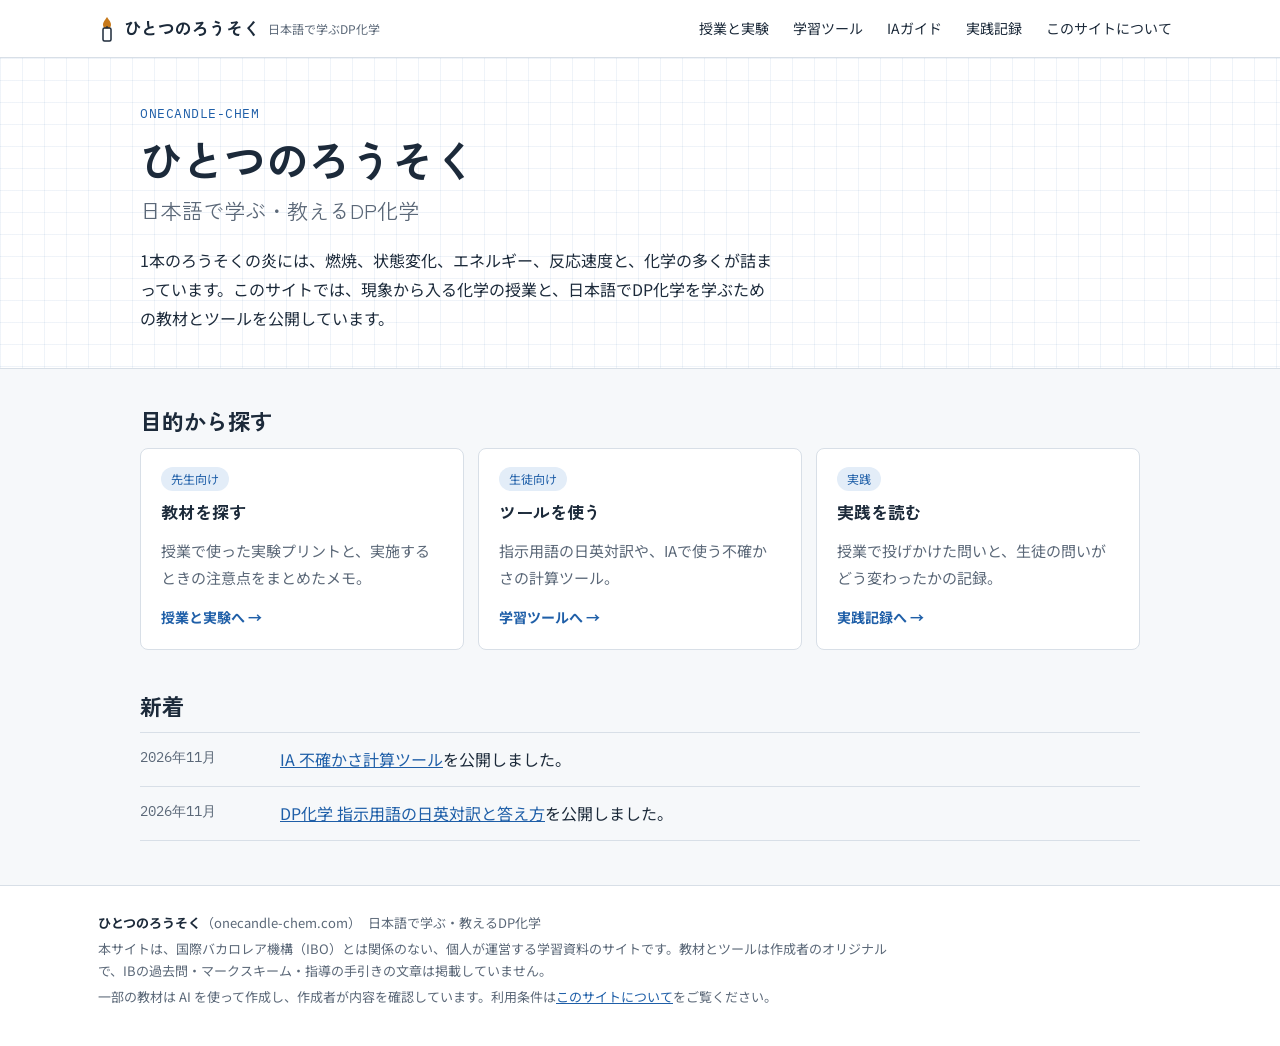
<file: index.html>
<!DOCTYPE html>
<html lang="ja">
<head>
<meta charset="utf-8">
<meta name="viewport" content="width=device-width, initial-scale=1">
<title>ひとつのろうそく ― 日本語で学ぶDP化学</title>
<meta name="description" content="現象から入る化学の授業と、日本語でDP化学を学ぶための教材・学習ツールを公開しています。">
<link rel="preconnect" href="https://fonts.googleapis.com"><link rel="preconnect" href="https://fonts.gstatic.com" crossorigin><link href="https://fonts.googleapis.com/css2?family=Zen+Kaku+Gothic+New:wght@500;700&family=Noto+Sans+JP:wght@400;500;700&family=IBM+Plex+Mono:wght@400;500&display=swap" rel="stylesheet">
<link rel="stylesheet" href="/assets/site.css">
<link rel="stylesheet" href="/assets/bar.css">
</head>
<body>
<header class="oc-bar"><div class="oc-bar-in"><a class="oc-logo" href="/"><svg width="18" height="26" viewBox="0 0 18 26" aria-hidden="true"><path d="M9 1C11.5 4.5 13 6.6 13 8.6A4 4 0 0 1 5 8.6C5 6.6 6.5 4.5 9 1Z" fill="var(--oc-flame)"/><rect x="5" y="12" width="8" height="13" rx="1.5" fill="none" stroke="var(--oc-ink)" stroke-width="1.5"/><line x1="9" y1="10" x2="9" y2="12" stroke="var(--oc-ink)" stroke-width="1.2"/></svg><span>ひとつのろうそく</span><small>日本語で学ぶDP化学</small></a><nav class="oc-nav" aria-label="サイト内"><a href="/teaching/">授業と実験</a><a href="/tools/">学習ツール</a><a href="/ia-guide/">IAガイド</a><a href="/practice/">実践記録</a><a href="/about/">このサイトについて</a></nav></div></header>
<main>

<div class="hero"><div class="wrap">
<p class="kicker">ONECANDLE-CHEM</p>
<h1>ひとつのろうそく</h1>
<p class="sub">日本語で学ぶ・教えるDP化学</p>
<p class="lead">1本のろうそくの炎には、燃焼、状態変化、エネルギー、反応速度と、化学の多くが詰まっています。このサイトでは、現象から入る化学の授業と、日本語でDP化学を学ぶための教材とツールを公開しています。</p>
</div></div>
<div class="wrap">
<section aria-labelledby="h-enter">
<h2 id="h-enter">目的から探す</h2>
<div class="cards">
<a class="card" href="/teaching/"><span class="tag">先生向け</span><h3>教材を探す</h3><p>授業で使った実験プリントと、実施するときの注意点をまとめたメモ。</p><span class="go">授業と実験へ →</span></a>
<a class="card" href="/tools/"><span class="tag">生徒向け</span><h3>ツールを使う</h3><p>指示用語の日英対訳や、IAで使う不確かさの計算ツール。</p><span class="go">学習ツールへ →</span></a>
<a class="card" href="/practice/"><span class="tag">実践</span><h3>実践を読む</h3><p>授業で投げかけた問いと、生徒の問いがどう変わったかの記録。</p><span class="go">実践記録へ →</span></a>
</div>
</section>
<section aria-labelledby="h-news">
<h2 id="h-news">新着</h2>
<ul class="news">
<li><time datetime="2026-11">2026年11月</time><span><a href="/tools/uncertainty/">IA 不確かさ計算ツール</a>を公開しました。</span></li>
<li><time datetime="2026-11">2026年11月</time><span><a href="/tools/command-terms/">DP化学 指示用語の日英対訳と答え方</a>を公開しました。</span></li>
</ul>
</section>
</div>
</main>
<footer class="oc-foot"><div class="oc-foot-in">
<p><span class="oc-foot-name">ひとつのろうそく</span>（onecandle-chem.com）　日本語で学ぶ・教えるDP化学</p>
<p>本サイトは、国際バカロレア機構（IBO）とは関係のない、個人が運営する学習資料のサイトです。教材とツールは作成者のオリジナルで、IBの過去問・マークスキーム・指導の手引きの文章は掲載していません。</p>
<p>一部の教材は AI を使って作成し、作成者が内容を確認しています。利用条件は<a href="/about/#terms">このサイトについて</a>をご覧ください。</p>
</div></footer>
</body>
</html>
</file>
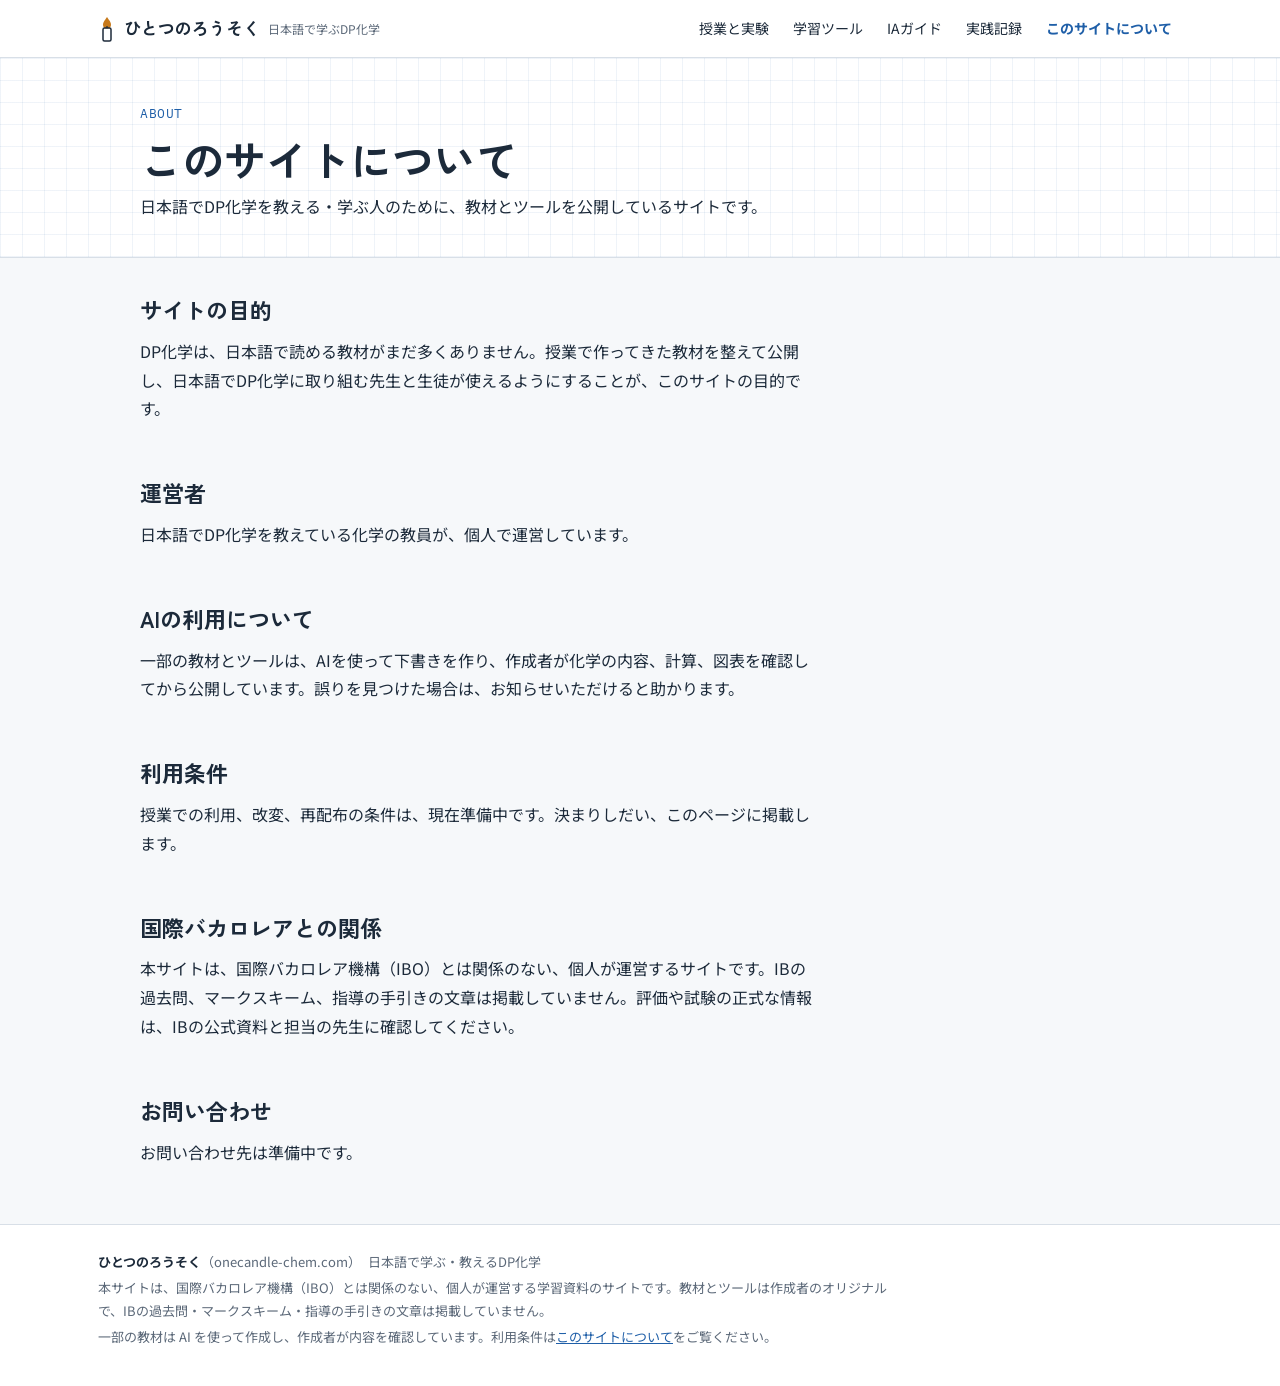
<file: about/index.html>
<!DOCTYPE html>
<html lang="ja">
<head>
<meta charset="utf-8">
<meta name="viewport" content="width=device-width, initial-scale=1">
<title>このサイトについて | ひとつのろうそく</title>
<meta name="description" content="日本語でDP化学を学ぶ・教えるためのサイト「ひとつのろうそく」について。">
<link rel="preconnect" href="https://fonts.googleapis.com"><link rel="preconnect" href="https://fonts.gstatic.com" crossorigin><link href="https://fonts.googleapis.com/css2?family=Zen+Kaku+Gothic+New:wght@500;700&family=Noto+Sans+JP:wght@400;500;700&family=IBM+Plex+Mono:wght@400;500&display=swap" rel="stylesheet">
<link rel="stylesheet" href="/assets/site.css">
<link rel="stylesheet" href="/assets/bar.css">
</head>
<body>
<header class="oc-bar"><div class="oc-bar-in"><a class="oc-logo" href="/"><svg width="18" height="26" viewBox="0 0 18 26" aria-hidden="true"><path d="M9 1C11.5 4.5 13 6.6 13 8.6A4 4 0 0 1 5 8.6C5 6.6 6.5 4.5 9 1Z" fill="var(--oc-flame)"/><rect x="5" y="12" width="8" height="13" rx="1.5" fill="none" stroke="var(--oc-ink)" stroke-width="1.5"/><line x1="9" y1="10" x2="9" y2="12" stroke="var(--oc-ink)" stroke-width="1.2"/></svg><span>ひとつのろうそく</span><small>日本語で学ぶDP化学</small></a><nav class="oc-nav" aria-label="サイト内"><a href="/teaching/">授業と実験</a><a href="/tools/">学習ツール</a><a href="/ia-guide/">IAガイド</a><a href="/practice/">実践記録</a><a href="/about/" aria-current="page">このサイトについて</a></nav></div></header>
<main>

<div class="hero"><div class="wrap">
<p class="kicker">ABOUT</p>
<h1>このサイトについて</h1>
<p class="lead">日本語でDP化学を教える・学ぶ人のために、教材とツールを公開しているサイトです。</p>
</div></div>
<div class="wrap">
<section aria-labelledby="h-why" class="prose">
<h2 id="h-why">サイトの目的</h2>
<p>DP化学は、日本語で読める教材がまだ多くありません。授業で作ってきた教材を整えて公開し、日本語でDP化学に取り組む先生と生徒が使えるようにすることが、このサイトの目的です。</p>
</section>
<section aria-labelledby="h-who" class="prose">
<h2 id="h-who">運営者</h2>
<p>日本語でDP化学を教えている化学の教員が、個人で運営しています。</p>
</section>
<section aria-labelledby="h-ai" class="prose">
<h2 id="h-ai">AIの利用について</h2>
<p>一部の教材とツールは、AIを使って下書きを作り、作成者が化学の内容、計算、図表を確認してから公開しています。誤りを見つけた場合は、お知らせいただけると助かります。</p>
</section>
<section aria-labelledby="terms" class="prose">
<h2 id="terms">利用条件</h2>
<p>授業での利用、改変、再配布の条件は、現在準備中です。決まりしだい、このページに掲載します。</p>
</section>
<section aria-labelledby="h-ib" class="prose">
<h2 id="h-ib">国際バカロレアとの関係</h2>
<p>本サイトは、国際バカロレア機構（IBO）とは関係のない、個人が運営するサイトです。IBの過去問、マークスキーム、指導の手引きの文章は掲載していません。評価や試験の正式な情報は、IBの公式資料と担当の先生に確認してください。</p>
</section>
<section aria-labelledby="h-contact" class="prose">
<h2 id="h-contact">お問い合わせ</h2>
<p>お問い合わせ先は準備中です。</p>
</section>
</div>
</main>
<footer class="oc-foot"><div class="oc-foot-in">
<p><span class="oc-foot-name">ひとつのろうそく</span>（onecandle-chem.com）　日本語で学ぶ・教えるDP化学</p>
<p>本サイトは、国際バカロレア機構（IBO）とは関係のない、個人が運営する学習資料のサイトです。教材とツールは作成者のオリジナルで、IBの過去問・マークスキーム・指導の手引きの文章は掲載していません。</p>
<p>一部の教材は AI を使って作成し、作成者が内容を確認しています。利用条件は<a href="/about/#terms">このサイトについて</a>をご覧ください。</p>
</div></footer>
</body>
</html>
</file>
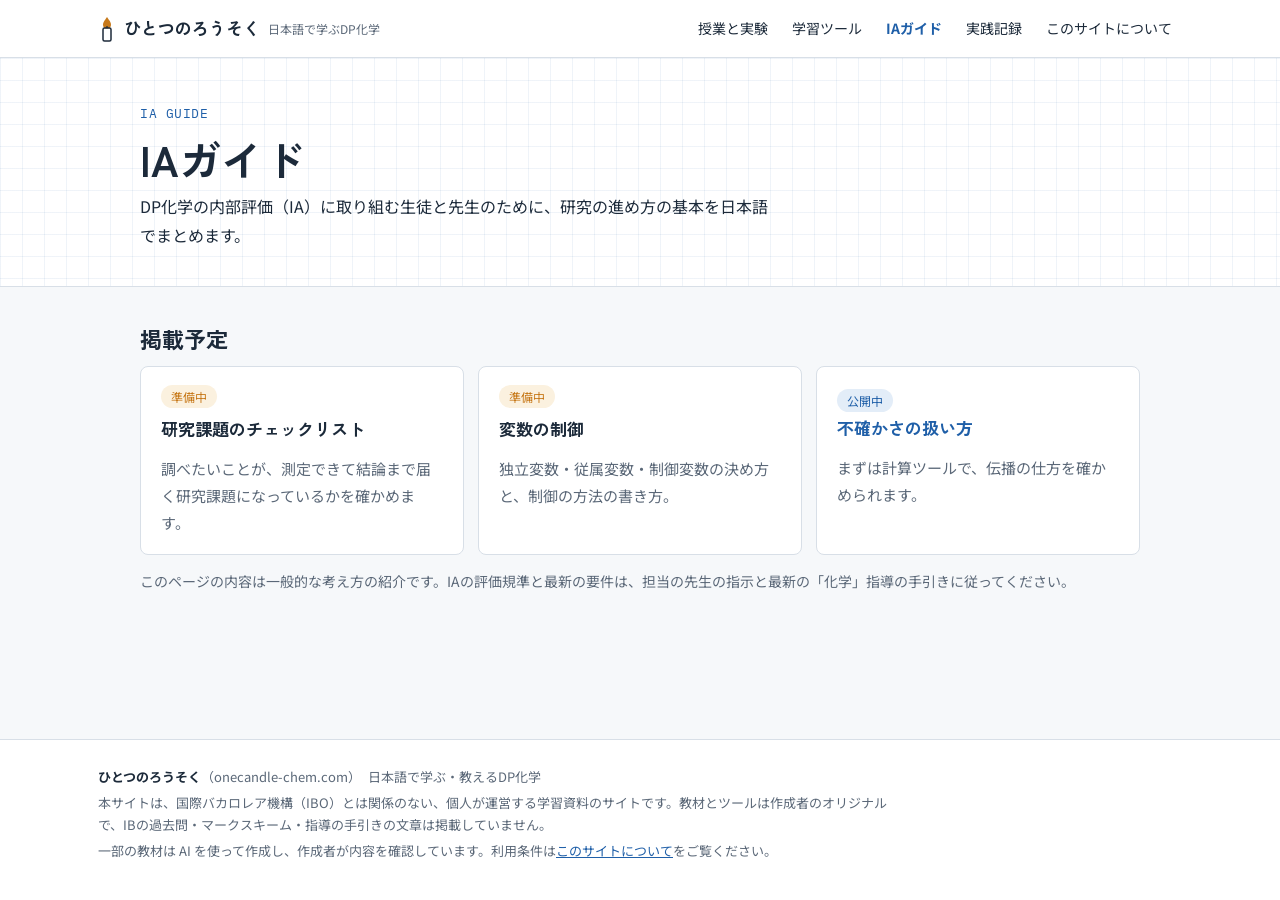
<file: ia-guide/index.html>
<!DOCTYPE html>
<html lang="ja">
<head>
<meta charset="utf-8">
<meta name="viewport" content="width=device-width, initial-scale=1">
<title>IAガイド | ひとつのろうそく</title>
<meta name="description" content="DP化学の内部評価（IA）の進め方を日本語で紹介するガイド。">
<link rel="preconnect" href="https://fonts.googleapis.com"><link rel="preconnect" href="https://fonts.gstatic.com" crossorigin><link href="https://fonts.googleapis.com/css2?family=Zen+Kaku+Gothic+New:wght@500;700&family=Noto+Sans+JP:wght@400;500;700&family=IBM+Plex+Mono:wght@400;500&display=swap" rel="stylesheet">
<link rel="stylesheet" href="/assets/site.css">
<link rel="stylesheet" href="/assets/bar.css">
</head>
<body>
<header class="oc-bar"><div class="oc-bar-in"><a class="oc-logo" href="/"><svg width="18" height="26" viewBox="0 0 18 26" aria-hidden="true"><path d="M9 1C11.5 4.5 13 6.6 13 8.6A4 4 0 0 1 5 8.6C5 6.6 6.5 4.5 9 1Z" fill="var(--oc-flame)"/><rect x="5" y="12" width="8" height="13" rx="1.5" fill="none" stroke="var(--oc-ink)" stroke-width="1.5"/><line x1="9" y1="10" x2="9" y2="12" stroke="var(--oc-ink)" stroke-width="1.2"/></svg><span>ひとつのろうそく</span><small>日本語で学ぶDP化学</small></a><nav class="oc-nav" aria-label="サイト内"><a href="/teaching/">授業と実験</a><a href="/tools/">学習ツール</a><a href="/ia-guide/" aria-current="page">IAガイド</a><a href="/practice/">実践記録</a><a href="/about/">このサイトについて</a></nav></div></header>
<main>

<div class="hero"><div class="wrap">
<p class="kicker">IA GUIDE</p>
<h1>IAガイド</h1>
<p class="lead">DP化学の内部評価（IA）に取り組む生徒と先生のために、研究の進め方の基本を日本語でまとめます。</p>
</div></div>
<div class="wrap">
<section aria-labelledby="h-plan">
<h2 id="h-plan">掲載予定</h2>
<div class="cards">
<div class="card"><span class="tag soon">準備中</span><h3>研究課題のチェックリスト</h3><p>調べたいことが、測定できて結論まで届く研究課題になっているかを確かめます。</p></div>
<div class="card"><span class="tag soon">準備中</span><h3>変数の制御</h3><p>独立変数・従属変数・制御変数の決め方と、制御の方法の書き方。</p></div>
<div class="card"><a href="/tools/uncertainty/" style="text-decoration:none"><span class="tag">公開中</span><h3>不確かさの扱い方</h3></a><p>まずは計算ツールで、伝播の仕方を確かめられます。</p></div>
</div>
<p class="note">このページの内容は一般的な考え方の紹介です。IAの評価規準と最新の要件は、担当の先生の指示と最新の「化学」指導の手引きに従ってください。</p>
</section>
</div>
</main>
<footer class="oc-foot"><div class="oc-foot-in">
<p><span class="oc-foot-name">ひとつのろうそく</span>（onecandle-chem.com）　日本語で学ぶ・教えるDP化学</p>
<p>本サイトは、国際バカロレア機構（IBO）とは関係のない、個人が運営する学習資料のサイトです。教材とツールは作成者のオリジナルで、IBの過去問・マークスキーム・指導の手引きの文章は掲載していません。</p>
<p>一部の教材は AI を使って作成し、作成者が内容を確認しています。利用条件は<a href="/about/#terms">このサイトについて</a>をご覧ください。</p>
</div></footer>
</body>
</html>
</file>
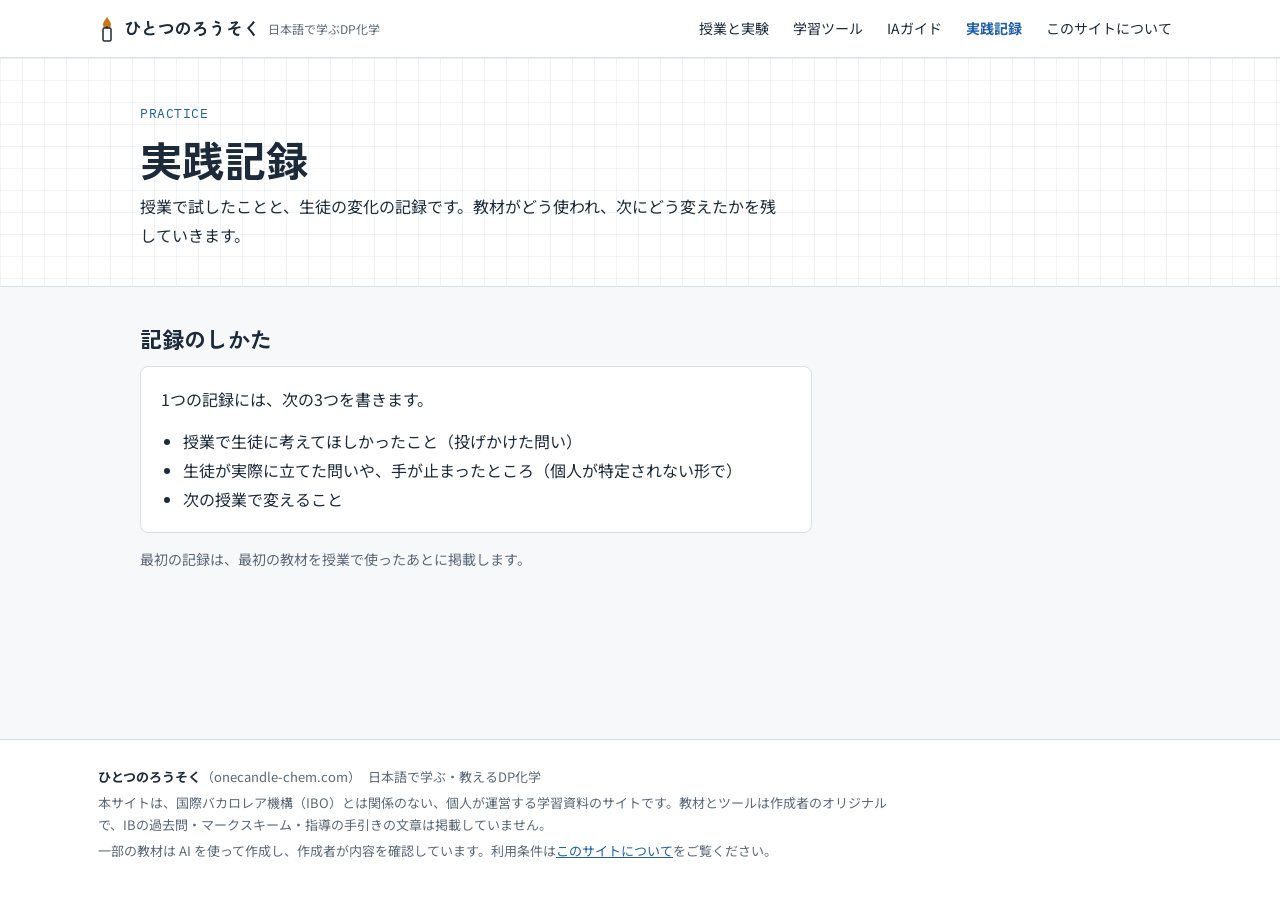
<file: practice/index.html>
<!DOCTYPE html>
<html lang="ja">
<head>
<meta charset="utf-8">
<meta name="viewport" content="width=device-width, initial-scale=1">
<title>実践記録 | ひとつのろうそく</title>
<meta name="description" content="DP化学の授業で試したことと、生徒の問いの変化の記録。">
<link rel="preconnect" href="https://fonts.googleapis.com"><link rel="preconnect" href="https://fonts.gstatic.com" crossorigin><link href="https://fonts.googleapis.com/css2?family=Zen+Kaku+Gothic+New:wght@500;700&family=Noto+Sans+JP:wght@400;500;700&family=IBM+Plex+Mono:wght@400;500&display=swap" rel="stylesheet">
<link rel="stylesheet" href="/assets/site.css">
<link rel="stylesheet" href="/assets/bar.css">
</head>
<body>
<header class="oc-bar"><div class="oc-bar-in"><a class="oc-logo" href="/"><svg width="18" height="26" viewBox="0 0 18 26" aria-hidden="true"><path d="M9 1C11.5 4.5 13 6.6 13 8.6A4 4 0 0 1 5 8.6C5 6.6 6.5 4.5 9 1Z" fill="var(--oc-flame)"/><rect x="5" y="12" width="8" height="13" rx="1.5" fill="none" stroke="var(--oc-ink)" stroke-width="1.5"/><line x1="9" y1="10" x2="9" y2="12" stroke="var(--oc-ink)" stroke-width="1.2"/></svg><span>ひとつのろうそく</span><small>日本語で学ぶDP化学</small></a><nav class="oc-nav" aria-label="サイト内"><a href="/teaching/">授業と実験</a><a href="/tools/">学習ツール</a><a href="/ia-guide/">IAガイド</a><a href="/practice/" aria-current="page">実践記録</a><a href="/about/">このサイトについて</a></nav></div></header>
<main>

<div class="hero"><div class="wrap">
<p class="kicker">PRACTICE</p>
<h1>実践記録</h1>
<p class="lead">授業で試したことと、生徒の変化の記録です。教材がどう使われ、次にどう変えたかを残していきます。</p>
</div></div>
<div class="wrap">
<section aria-labelledby="h-how">
<h2 id="h-how">記録のしかた</h2>
<div class="box prose">
<p>1つの記録には、次の3つを書きます。</p>
<ul>
<li>授業で生徒に考えてほしかったこと（投げかけた問い）</li>
<li>生徒が実際に立てた問いや、手が止まったところ（個人が特定されない形で）</li>
<li>次の授業で変えること</li>
</ul>
</div>
<p class="note">最初の記録は、最初の教材を授業で使ったあとに掲載します。</p>
</section>
</div>
</main>
<footer class="oc-foot"><div class="oc-foot-in">
<p><span class="oc-foot-name">ひとつのろうそく</span>（onecandle-chem.com）　日本語で学ぶ・教えるDP化学</p>
<p>本サイトは、国際バカロレア機構（IBO）とは関係のない、個人が運営する学習資料のサイトです。教材とツールは作成者のオリジナルで、IBの過去問・マークスキーム・指導の手引きの文章は掲載していません。</p>
<p>一部の教材は AI を使って作成し、作成者が内容を確認しています。利用条件は<a href="/about/#terms">このサイトについて</a>をご覧ください。</p>
</div></footer>
</body>
</html>
</file>
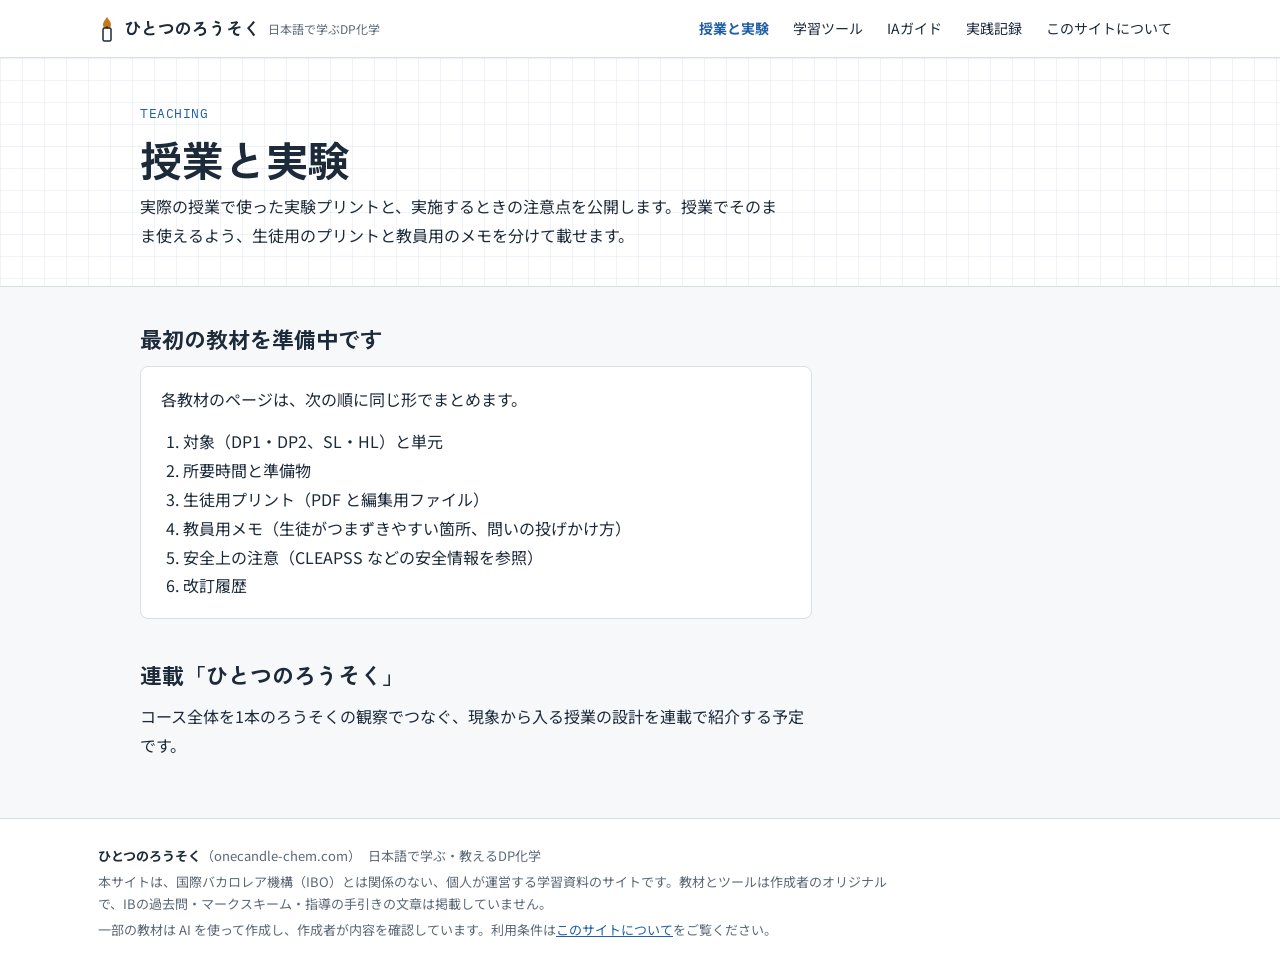
<file: teaching/index.html>
<!DOCTYPE html>
<html lang="ja">
<head>
<meta charset="utf-8">
<meta name="viewport" content="width=device-width, initial-scale=1">
<title>授業と実験 | ひとつのろうそく</title>
<meta name="description" content="DP化学の実験プリントと、授業で実施するための教員用メモ。">
<link rel="preconnect" href="https://fonts.googleapis.com"><link rel="preconnect" href="https://fonts.gstatic.com" crossorigin><link href="https://fonts.googleapis.com/css2?family=Zen+Kaku+Gothic+New:wght@500;700&family=Noto+Sans+JP:wght@400;500;700&family=IBM+Plex+Mono:wght@400;500&display=swap" rel="stylesheet">
<link rel="stylesheet" href="/assets/site.css">
<link rel="stylesheet" href="/assets/bar.css">
</head>
<body>
<header class="oc-bar"><div class="oc-bar-in"><a class="oc-logo" href="/"><svg width="18" height="26" viewBox="0 0 18 26" aria-hidden="true"><path d="M9 1C11.5 4.5 13 6.6 13 8.6A4 4 0 0 1 5 8.6C5 6.6 6.5 4.5 9 1Z" fill="var(--oc-flame)"/><rect x="5" y="12" width="8" height="13" rx="1.5" fill="none" stroke="var(--oc-ink)" stroke-width="1.5"/><line x1="9" y1="10" x2="9" y2="12" stroke="var(--oc-ink)" stroke-width="1.2"/></svg><span>ひとつのろうそく</span><small>日本語で学ぶDP化学</small></a><nav class="oc-nav" aria-label="サイト内"><a href="/teaching/" aria-current="page">授業と実験</a><a href="/tools/">学習ツール</a><a href="/ia-guide/">IAガイド</a><a href="/practice/">実践記録</a><a href="/about/">このサイトについて</a></nav></div></header>
<main>

<div class="hero"><div class="wrap">
<p class="kicker">TEACHING</p>
<h1>授業と実験</h1>
<p class="lead">実際の授業で使った実験プリントと、実施するときの注意点を公開します。授業でそのまま使えるよう、生徒用のプリントと教員用のメモを分けて載せます。</p>
</div></div>
<div class="wrap">
<section aria-labelledby="h-first">
<h2 id="h-first">最初の教材を準備中です</h2>
<div class="box prose">
<p>各教材のページは、次の順に同じ形でまとめます。</p>
<ol>
<li>対象（DP1・DP2、SL・HL）と単元</li>
<li>所要時間と準備物</li>
<li>生徒用プリント（PDF と編集用ファイル）</li>
<li>教員用メモ（生徒がつまずきやすい箇所、問いの投げかけ方）</li>
<li>安全上の注意（CLEAPSS などの安全情報を参照）</li>
<li>改訂履歴</li>
</ol>
</div>
</section>
<section aria-labelledby="h-series">
<h2 id="h-series">連載「ひとつのろうそく」</h2>
<div class="prose"><p>コース全体を1本のろうそくの観察でつなぐ、現象から入る授業の設計を連載で紹介する予定です。</p></div>
</section>
</div>
</main>
<footer class="oc-foot"><div class="oc-foot-in">
<p><span class="oc-foot-name">ひとつのろうそく</span>（onecandle-chem.com）　日本語で学ぶ・教えるDP化学</p>
<p>本サイトは、国際バカロレア機構（IBO）とは関係のない、個人が運営する学習資料のサイトです。教材とツールは作成者のオリジナルで、IBの過去問・マークスキーム・指導の手引きの文章は掲載していません。</p>
<p>一部の教材は AI を使って作成し、作成者が内容を確認しています。利用条件は<a href="/about/#terms">このサイトについて</a>をご覧ください。</p>
</div></footer>
</body>
</html>
</file>
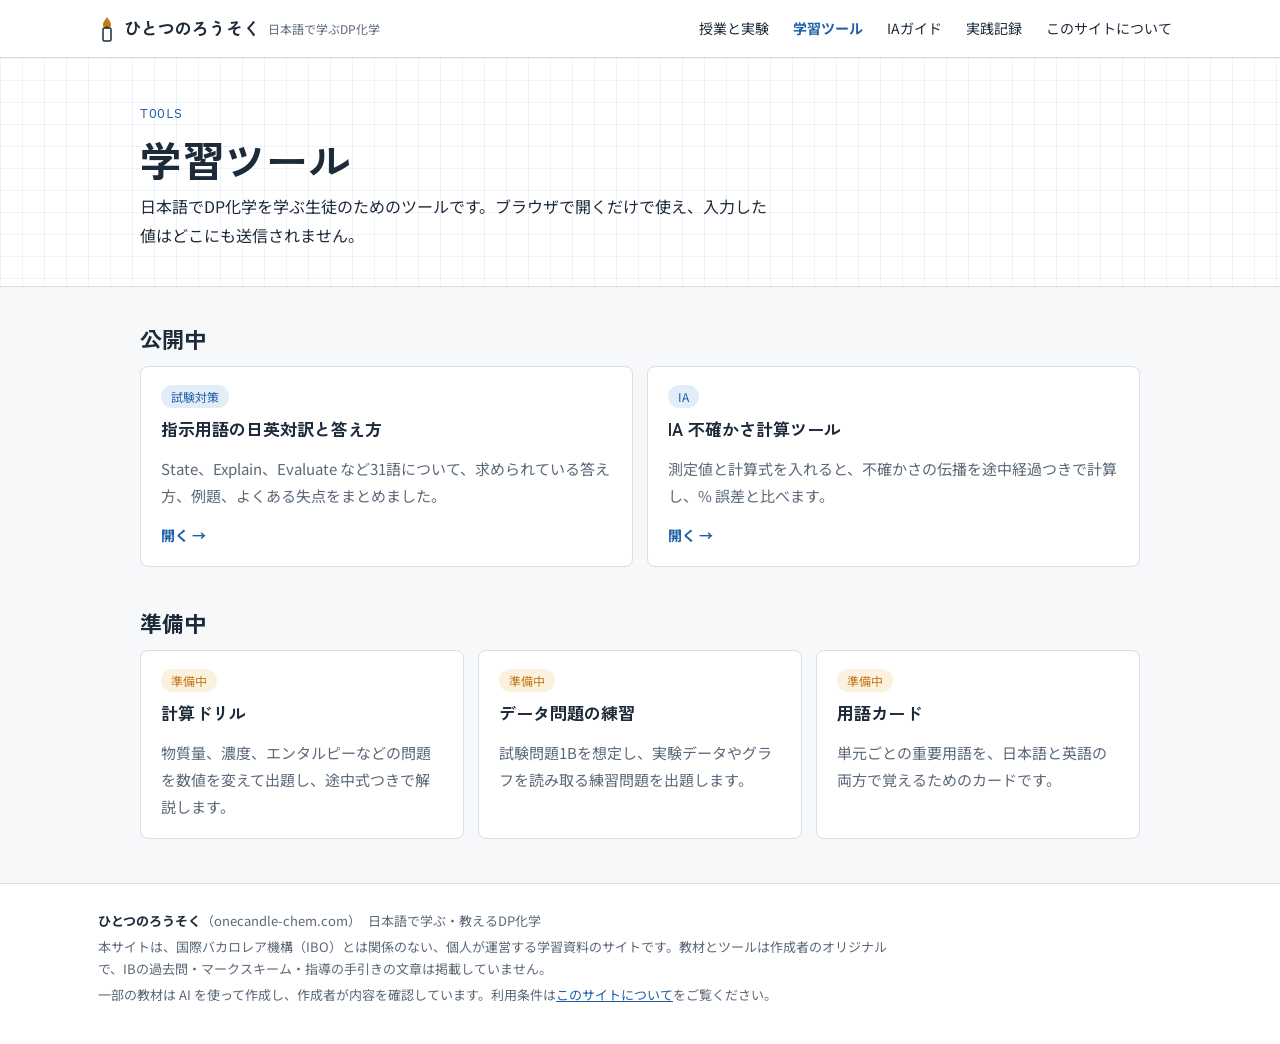
<file: tools/index.html>
<!DOCTYPE html>
<html lang="ja">
<head>
<meta charset="utf-8">
<meta name="viewport" content="width=device-width, initial-scale=1">
<title>学習ツール | ひとつのろうそく</title>
<meta name="description" content="日本語でDP化学を学ぶ生徒のための学習ツール。指示用語の日英対訳、IAの不確かさ計算など。">
<link rel="preconnect" href="https://fonts.googleapis.com"><link rel="preconnect" href="https://fonts.gstatic.com" crossorigin><link href="https://fonts.googleapis.com/css2?family=Zen+Kaku+Gothic+New:wght@500;700&family=Noto+Sans+JP:wght@400;500;700&family=IBM+Plex+Mono:wght@400;500&display=swap" rel="stylesheet">
<link rel="stylesheet" href="/assets/site.css">
<link rel="stylesheet" href="/assets/bar.css">
</head>
<body>
<header class="oc-bar"><div class="oc-bar-in"><a class="oc-logo" href="/"><svg width="18" height="26" viewBox="0 0 18 26" aria-hidden="true"><path d="M9 1C11.5 4.5 13 6.6 13 8.6A4 4 0 0 1 5 8.6C5 6.6 6.5 4.5 9 1Z" fill="var(--oc-flame)"/><rect x="5" y="12" width="8" height="13" rx="1.5" fill="none" stroke="var(--oc-ink)" stroke-width="1.5"/><line x1="9" y1="10" x2="9" y2="12" stroke="var(--oc-ink)" stroke-width="1.2"/></svg><span>ひとつのろうそく</span><small>日本語で学ぶDP化学</small></a><nav class="oc-nav" aria-label="サイト内"><a href="/teaching/">授業と実験</a><a href="/tools/" aria-current="page">学習ツール</a><a href="/ia-guide/">IAガイド</a><a href="/practice/">実践記録</a><a href="/about/">このサイトについて</a></nav></div></header>
<main>

<div class="hero"><div class="wrap">
<p class="kicker">TOOLS</p>
<h1>学習ツール</h1>
<p class="lead">日本語でDP化学を学ぶ生徒のためのツールです。ブラウザで開くだけで使え、入力した値はどこにも送信されません。</p>
</div></div>
<div class="wrap">
<section aria-labelledby="h-now">
<h2 id="h-now">公開中</h2>
<div class="cards">
<a class="card" href="/tools/command-terms/"><span class="tag">試験対策</span><h3>指示用語の日英対訳と答え方</h3><p>State、Explain、Evaluate など31語について、求められている答え方、例題、よくある失点をまとめました。</p><span class="go">開く →</span></a>
<a class="card" href="/tools/uncertainty/"><span class="tag">IA</span><h3>IA 不確かさ計算ツール</h3><p>測定値と計算式を入れると、不確かさの伝播を途中経過つきで計算し、% 誤差と比べます。</p><span class="go">開く →</span></a>
</div>
</section>
<section aria-labelledby="h-soon">
<h2 id="h-soon">準備中</h2>
<div class="cards">
<div class="card"><span class="tag soon">準備中</span><h3>計算ドリル</h3><p>物質量、濃度、エンタルピーなどの問題を数値を変えて出題し、途中式つきで解説します。</p></div>
<div class="card"><span class="tag soon">準備中</span><h3>データ問題の練習</h3><p>試験問題1Bを想定し、実験データやグラフを読み取る練習問題を出題します。</p></div>
<div class="card"><span class="tag soon">準備中</span><h3>用語カード</h3><p>単元ごとの重要用語を、日本語と英語の両方で覚えるためのカードです。</p></div>
</div>
</section>
</div>
</main>
<footer class="oc-foot"><div class="oc-foot-in">
<p><span class="oc-foot-name">ひとつのろうそく</span>（onecandle-chem.com）　日本語で学ぶ・教えるDP化学</p>
<p>本サイトは、国際バカロレア機構（IBO）とは関係のない、個人が運営する学習資料のサイトです。教材とツールは作成者のオリジナルで、IBの過去問・マークスキーム・指導の手引きの文章は掲載していません。</p>
<p>一部の教材は AI を使って作成し、作成者が内容を確認しています。利用条件は<a href="/about/#terms">このサイトについて</a>をご覧ください。</p>
</div></footer>
</body>
</html>
</file>
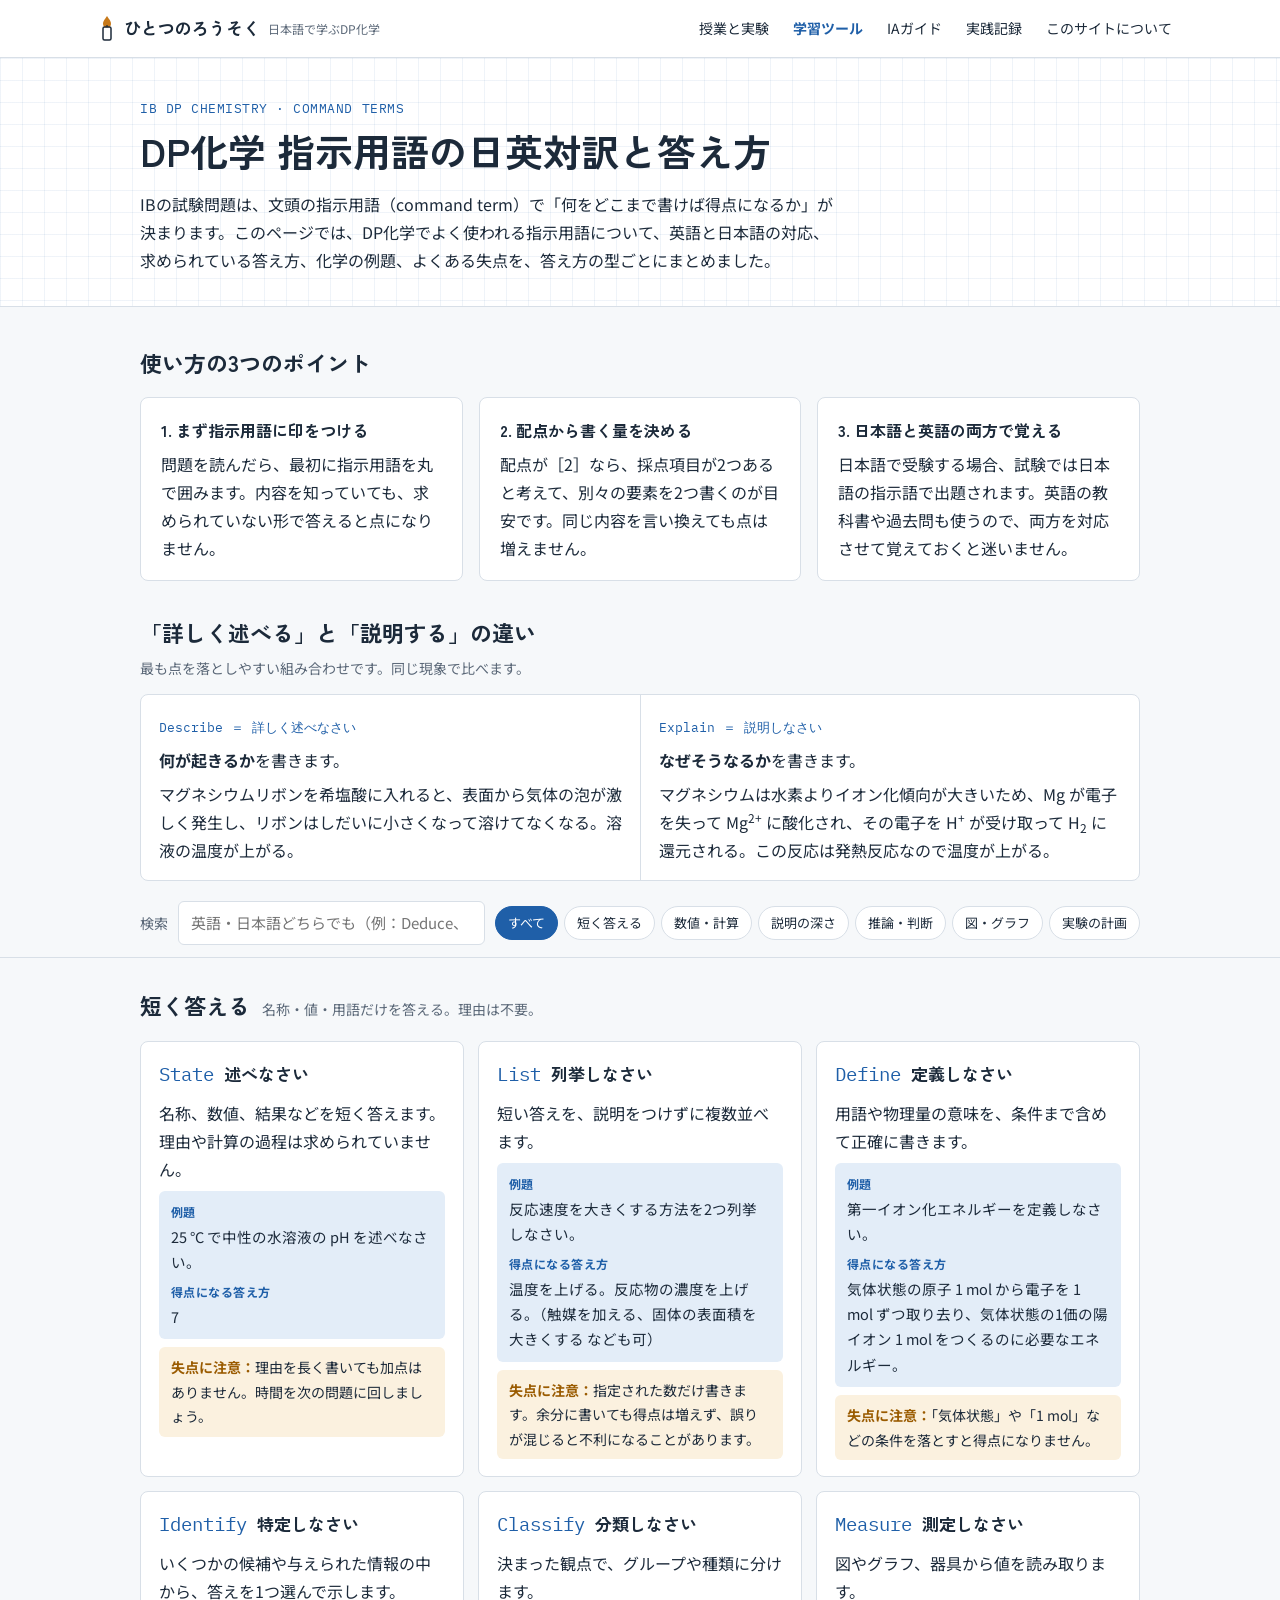
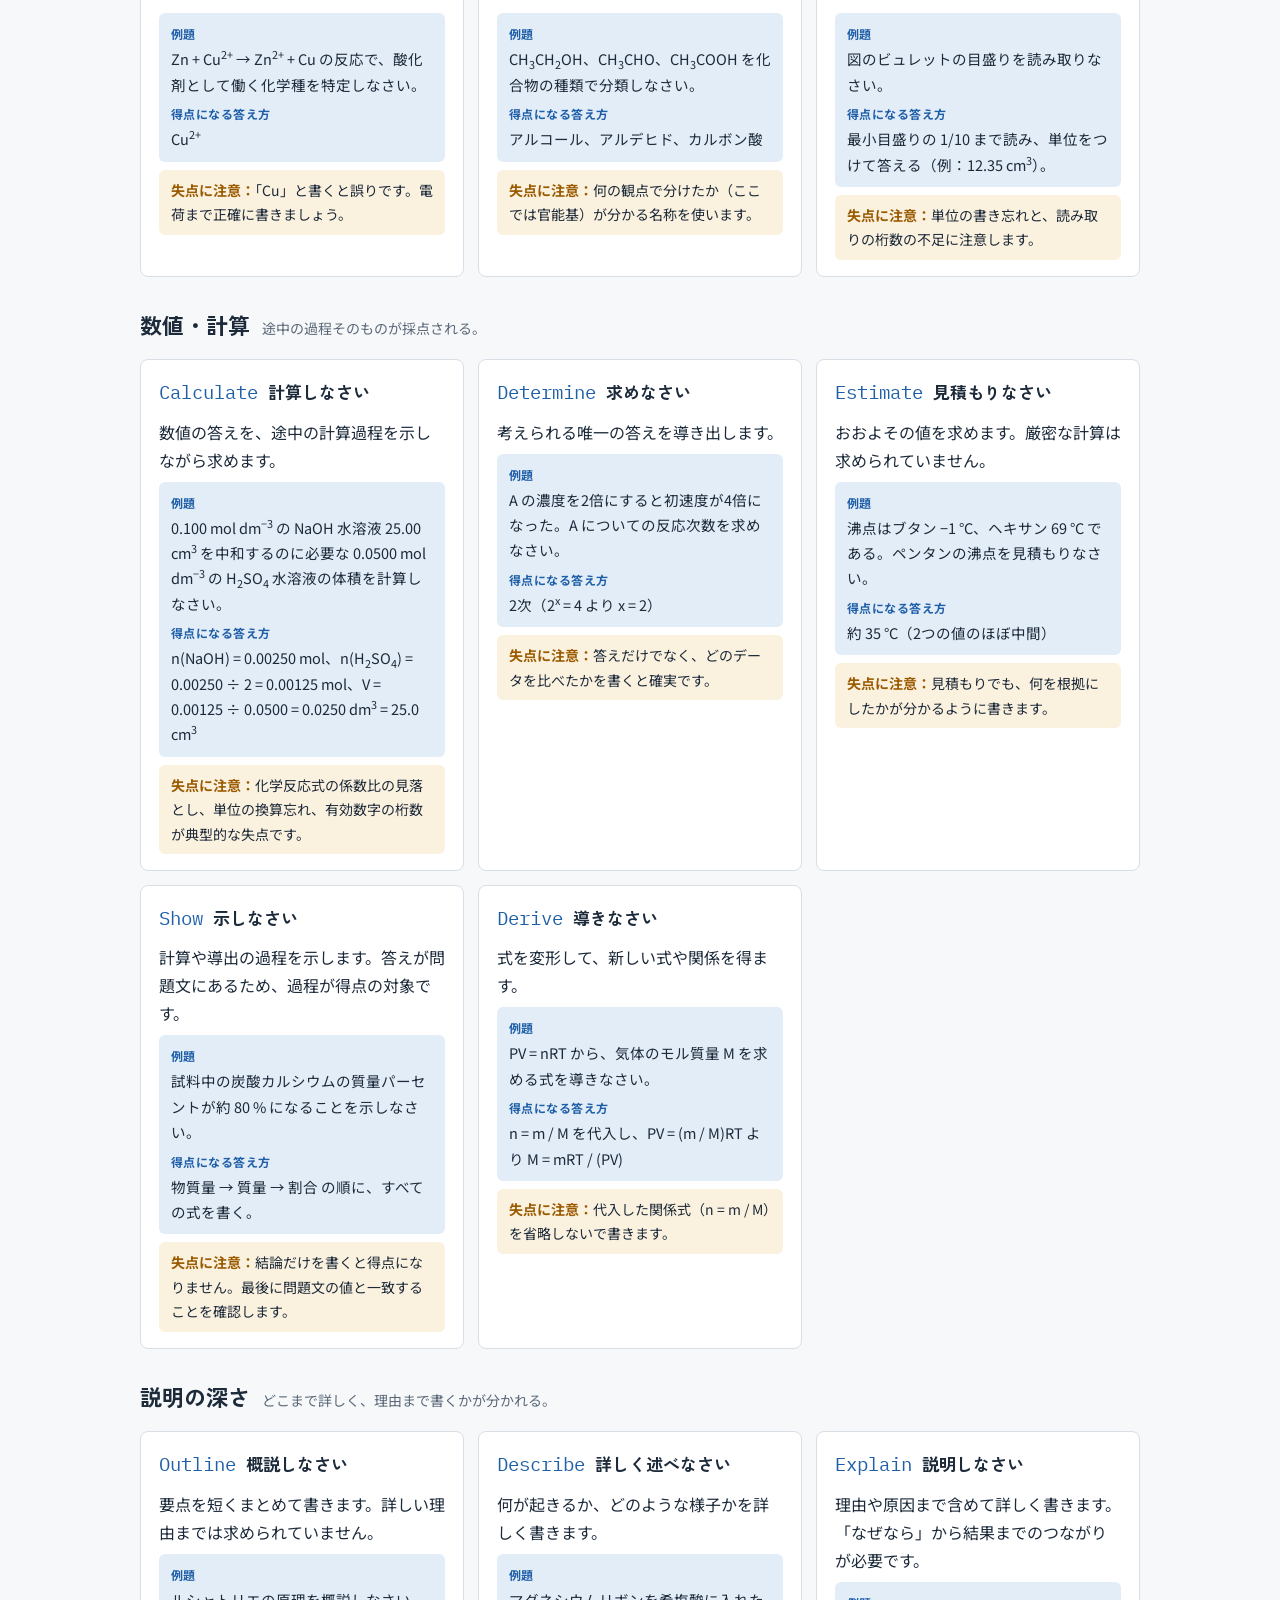
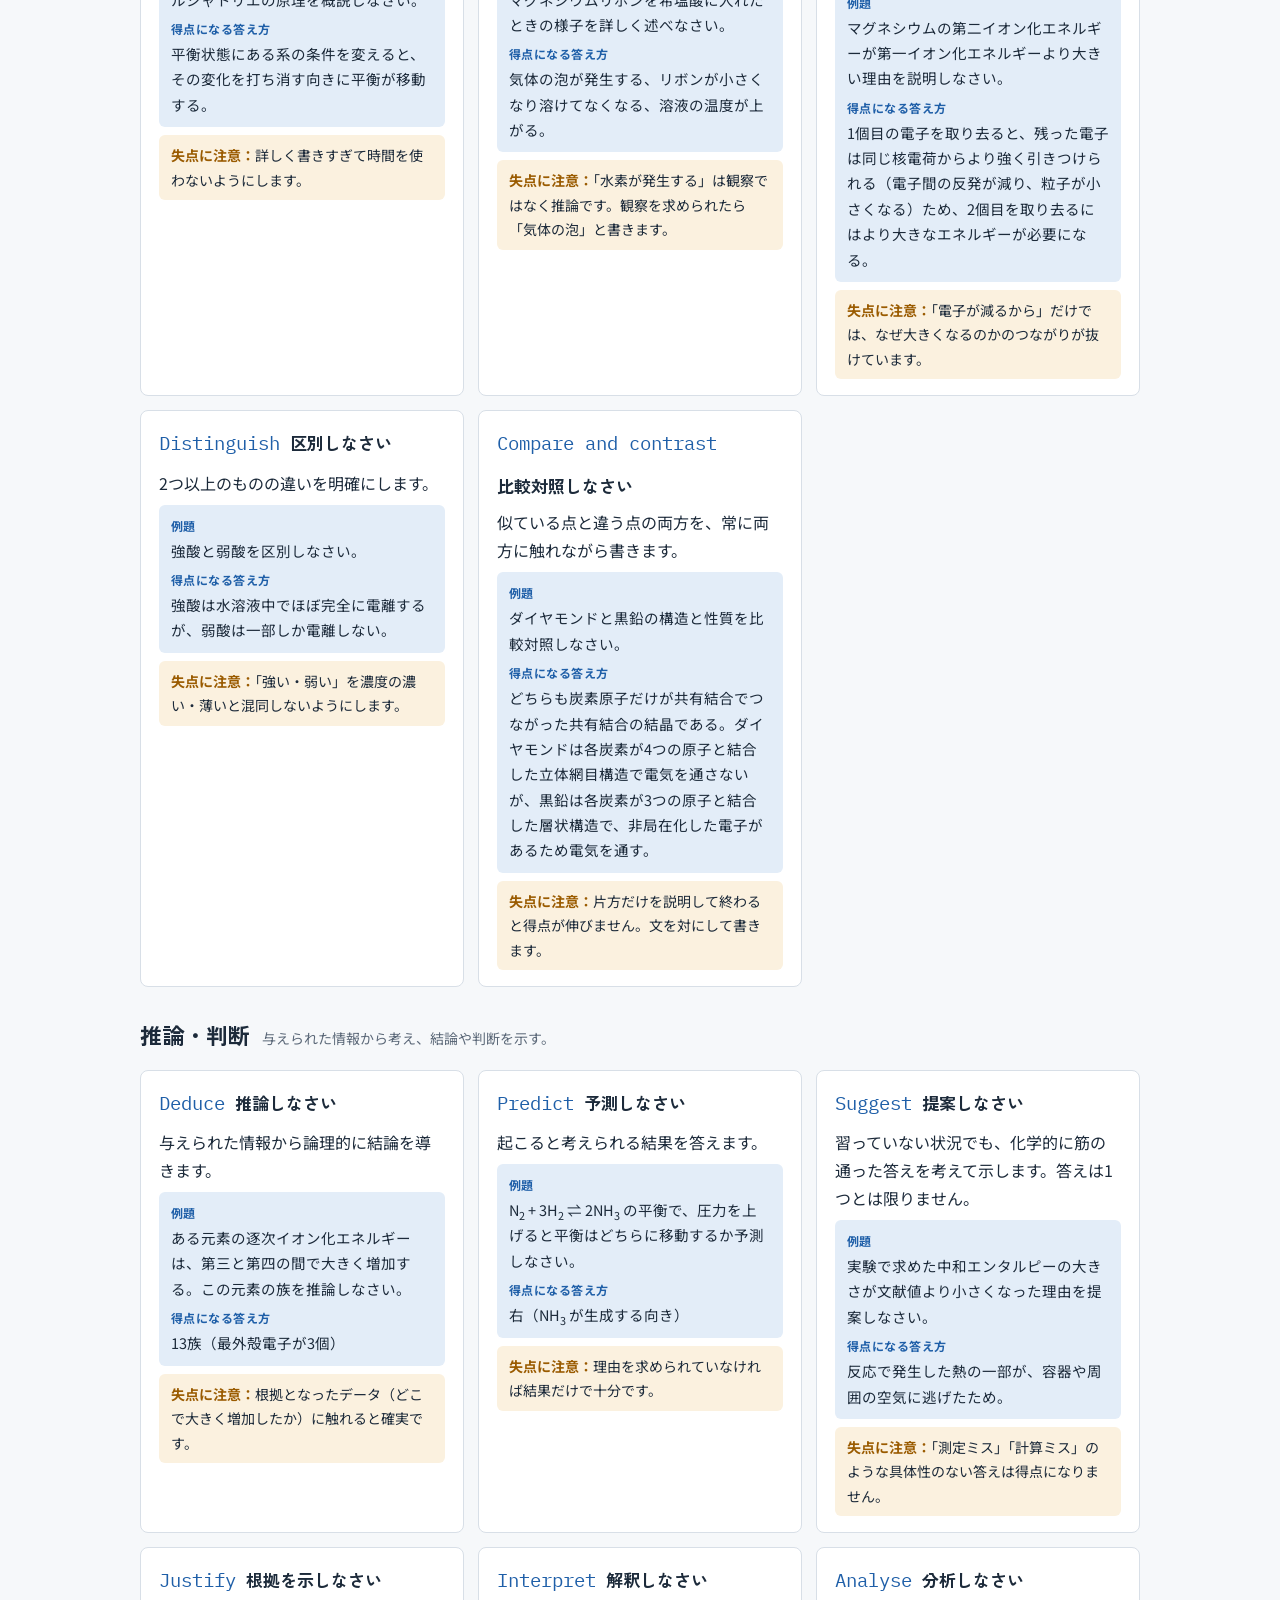
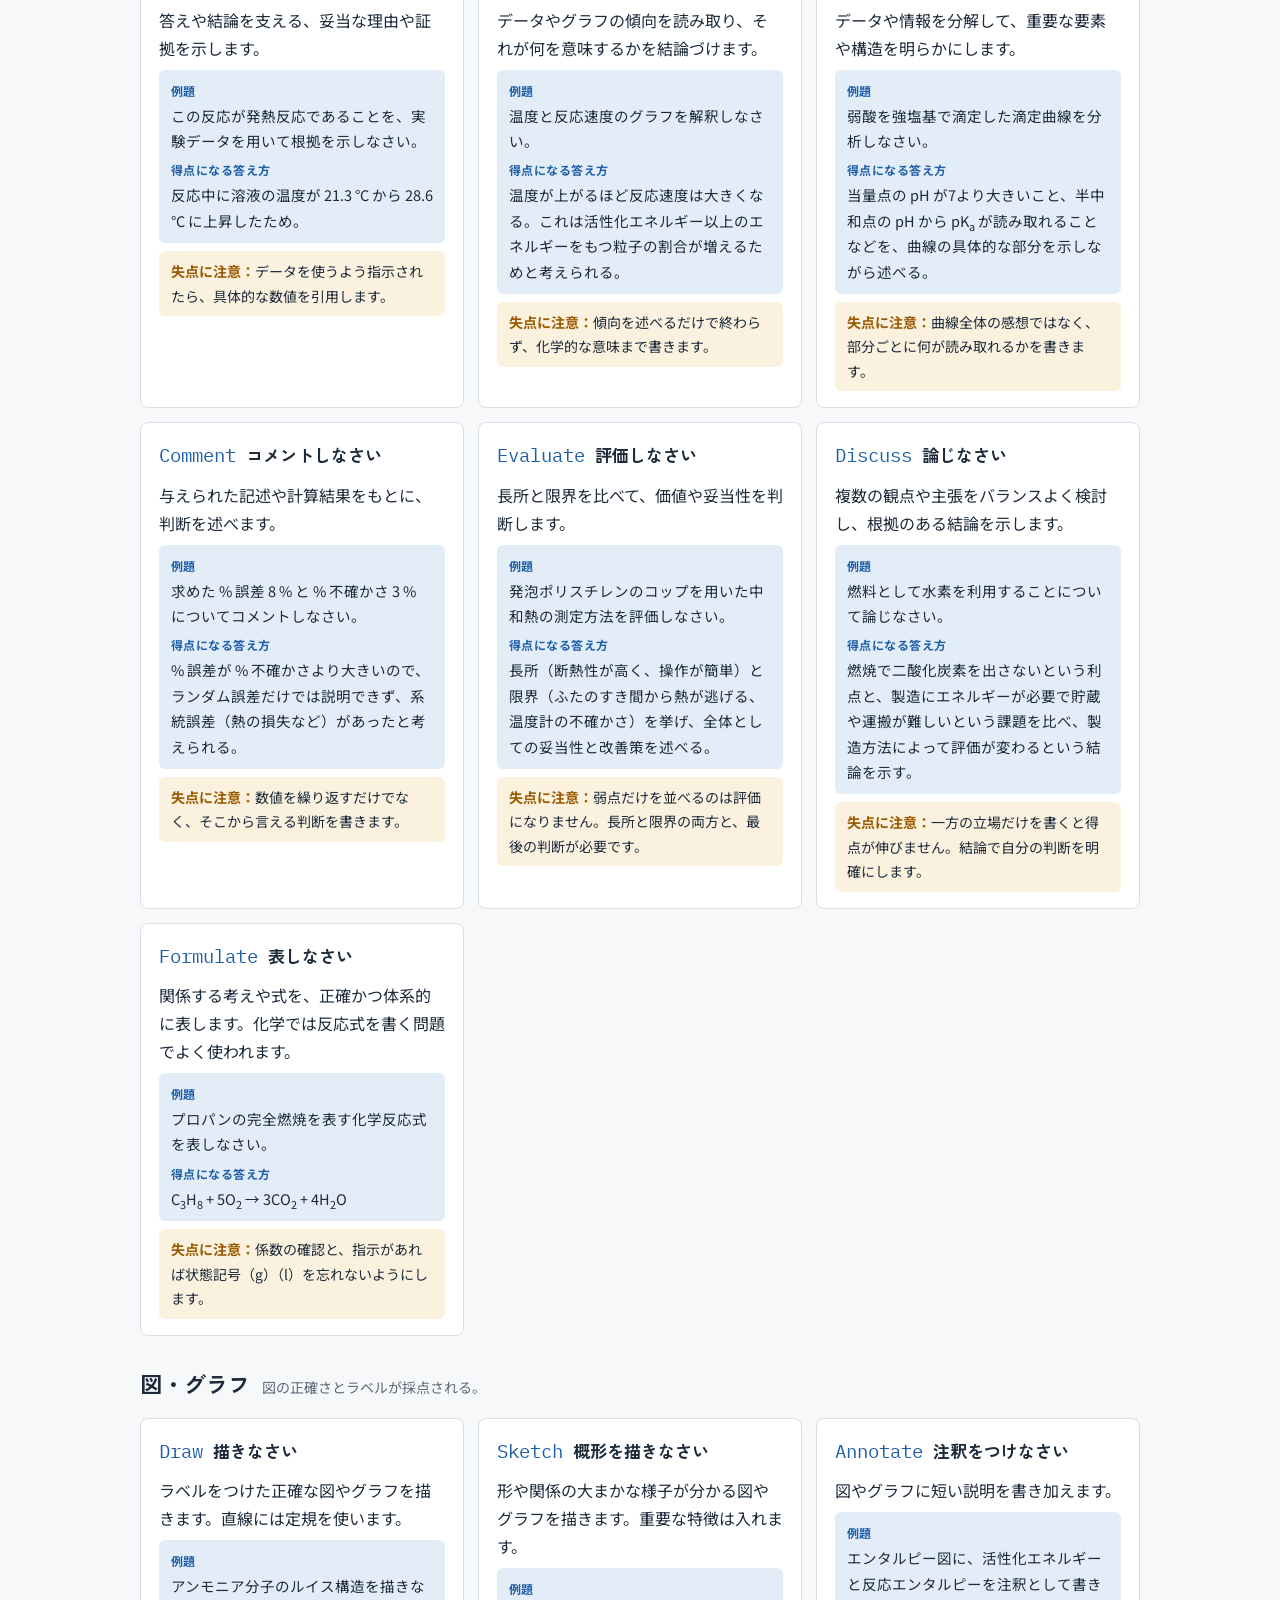
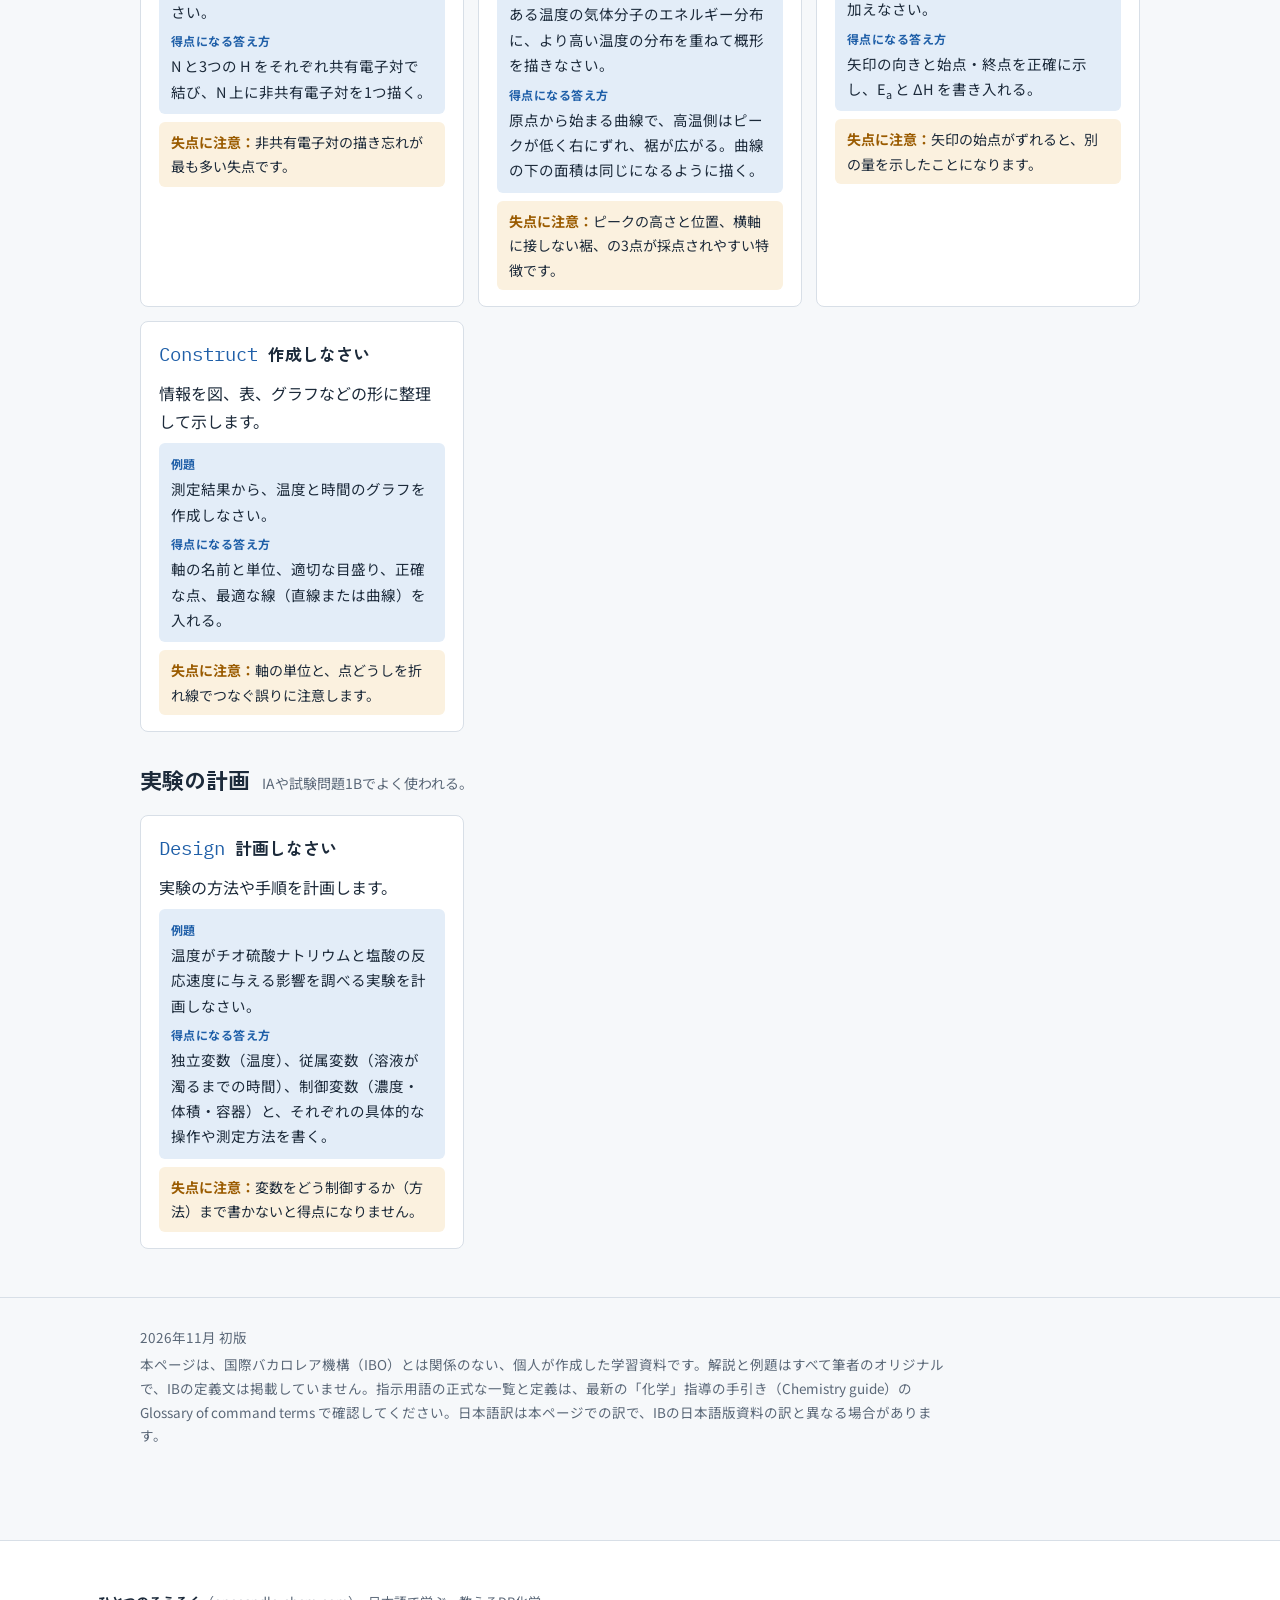
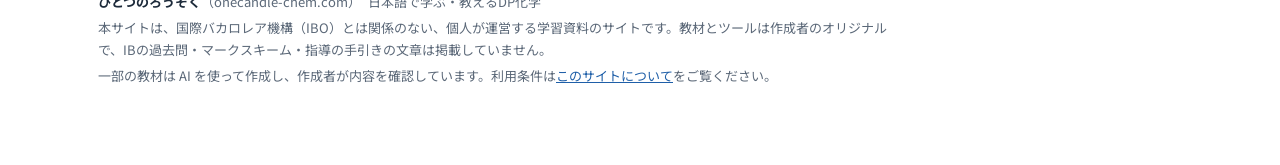
<file: tools/command-terms/index.html>
<!DOCTYPE html>
<html lang="ja">
<head>
<meta charset="utf-8">
<meta name="viewport" content="width=device-width, initial-scale=1">
<title>DP化学 指示用語の日英対訳</title>
<link rel="preconnect" href="https://fonts.googleapis.com">
<link rel="preconnect" href="https://fonts.gstatic.com" crossorigin>
<link href="https://fonts.googleapis.com/css2?family=Zen+Kaku+Gothic+New:wght@500;700&family=Noto+Sans+JP:wght@400;500;700&family=IBM+Plex+Mono:wght@500&display=swap" rel="stylesheet">
<style>
/* Layout: lab-notebook page. Graph-paper header, filter bar, cards grouped by answer type. */
:root{
  --ink:#1c2a3a;
  --muted:#5b6878;
  --paper:#f6f8fa;
  --card:#ffffff;
  --rule:#d8dfe7;
  --accent:#1f5fa8;
  --accent-soft:#e3edf8;
  --warn:#9a5b00;
  --warn-soft:#fbf1df;
  --ok:#2e6b3f;
  --ok-soft:#e5f2e8;
  --grid:rgba(31,95,168,.07);
  --font-display:"Zen Kaku Gothic New","Hiragino Sans","Yu Gothic",sans-serif;
  --font-body:"Noto Sans JP","Hiragino Sans","Yu Gothic",sans-serif;
  --font-mono:"IBM Plex Mono",ui-monospace,monospace;
  color-scheme:light;
}
@media (prefers-color-scheme: dark){
  :root:not([data-theme="light"]){
    --ink:#e4eaf1;--muted:#9aa8b8;--paper:#11171e;--card:#18212b;--rule:#2b3846;
    --accent:#7fb2ec;--accent-soft:#1d2f45;--warn:#f0b866;--warn-soft:#3a2c17;
    --ok:#8fd0a0;--ok-soft:#1c3324;--grid:rgba(127,178,236,.07);color-scheme:dark;
  }
}
:root[data-theme="dark"]{
  --ink:#e4eaf1;--muted:#9aa8b8;--paper:#11171e;--card:#18212b;--rule:#2b3846;
  --accent:#7fb2ec;--accent-soft:#1d2f45;--warn:#f0b866;--warn-soft:#3a2c17;
  --ok:#8fd0a0;--ok-soft:#1c3324;--grid:rgba(127,178,236,.07);color-scheme:dark;
}
*{box-sizing:border-box}
html,body{margin:0}
body{background:var(--paper);color:var(--ink);font-family:var(--font-body);line-height:1.75;font-size:16px}
header{
  background-color:var(--card);
  background-image:linear-gradient(var(--grid) 1px,transparent 1px),linear-gradient(90deg,var(--grid) 1px,transparent 1px);
  background-size:22px 22px;border-bottom:1px solid var(--rule);
}
.wrap{max-width:1040px;margin:0 auto;padding:0 20px}
header .wrap{padding-top:40px;padding-bottom:32px}
.kicker{font-family:var(--font-mono);font-size:13px;color:var(--accent);letter-spacing:.04em;margin:0 0 6px}
h1{font-family:var(--font-display);font-size:clamp(26px,4vw,38px);line-height:1.3;margin:0 0 14px;text-wrap:balance}
.lead{max-width:44em;margin:0;color:var(--ink)}
h2{font-family:var(--font-display);font-size:22px;margin:0 0 4px;text-wrap:balance}
h3{font-family:var(--font-display);font-size:18px;margin:0}
section{padding:36px 0 8px}
.intro-grid{display:grid;grid-template-columns:repeat(auto-fit,minmax(280px,1fr));gap:16px;margin-top:16px}
.box{background:var(--card);border:1px solid var(--rule);border-radius:8px;padding:18px 20px}
.box p{margin:6px 0 0}
.box h3{font-size:16px}
.compare{display:grid;grid-template-columns:1fr 1fr;gap:0;border:1px solid var(--rule);border-radius:8px;overflow:hidden;margin-top:14px;background:var(--card)}
.compare > div{padding:16px 18px}
.compare > div + div{border-left:1px solid var(--rule)}
.compare .tag{font-family:var(--font-mono);font-size:13px;color:var(--accent)}
.compare p{margin:6px 0 0}
.toolbar{position:sticky;top:0;z-index:5;background:var(--paper);border-bottom:1px solid var(--rule);padding:12px 0}
.toolbar .wrap{display:flex;flex-wrap:wrap;gap:10px;align-items:center}
.toolbar label{font-size:14px;color:var(--muted)}
#q{flex:1 1 220px;min-width:0;font:inherit;font-size:15px;padding:8px 12px;border:1px solid var(--rule);border-radius:6px;background:var(--card);color:var(--ink)}
#q:focus,.chip:focus-visible{outline:2px solid var(--accent);outline-offset:2px}
.chips{display:flex;flex-wrap:wrap;gap:6px}
.chip{font:inherit;font-size:13px;padding:5px 12px;border-radius:999px;border:1px solid var(--rule);background:var(--card);color:var(--ink);cursor:pointer}
.chip[aria-pressed="true"]{background:var(--accent);border-color:var(--accent);color:var(--card)}
.group-head{display:flex;align-items:baseline;gap:12px;flex-wrap:wrap;margin:28px 0 12px}
.group-head p{margin:0;color:var(--muted);font-size:14px}
.cards{display:grid;grid-template-columns:repeat(auto-fill,minmax(300px,1fr));gap:14px}
.card{background:var(--card);border:1px solid var(--rule);border-radius:8px;padding:16px 18px;display:flex;flex-direction:column;gap:8px}
.term{display:flex;align-items:baseline;gap:10px;flex-wrap:wrap}
.en{font-family:var(--font-mono);font-size:19px;color:var(--accent)}
.ja{font-family:var(--font-display);font-weight:700;font-size:17px}
.what{margin:0}
.ex{background:var(--accent-soft);border-radius:6px;padding:10px 12px;font-size:14.5px}
.ex b{display:block;font-size:12px;color:var(--accent);letter-spacing:.04em}
.ex p{margin:2px 0 0}
.pit{background:var(--warn-soft);border-radius:6px;padding:8px 12px;font-size:14px;color:var(--ink)}
.pit b{color:var(--warn)}
.empty{display:none;color:var(--muted);padding:20px 0}
.note{font-size:14px;color:var(--muted)}
footer{border-top:1px solid var(--rule);margin-top:48px;padding:24px 0 40px;font-size:13.5px;color:var(--muted)}
footer p{margin:4px 0;max-width:60em}
sub,sup{font-size:.75em;line-height:0}
@media (max-width:640px){
  .compare{grid-template-columns:1fr}
  .compare > div + div{border-left:0;border-top:1px solid var(--rule)}
}
@media (prefers-reduced-motion: reduce){*{transition:none!important}}
</style>
<link rel="stylesheet" href="/assets/bar.css">
</head>
<body>
<header class="oc-bar"><div class="oc-bar-in"><a class="oc-logo" href="/"><svg width="18" height="26" viewBox="0 0 18 26" aria-hidden="true"><path d="M9 1C11.5 4.5 13 6.6 13 8.6A4 4 0 0 1 5 8.6C5 6.6 6.5 4.5 9 1Z" fill="var(--oc-flame)"/><rect x="5" y="12" width="8" height="13" rx="1.5" fill="none" stroke="var(--oc-ink)" stroke-width="1.5"/><line x1="9" y1="10" x2="9" y2="12" stroke="var(--oc-ink)" stroke-width="1.2"/></svg><span>ひとつのろうそく</span><small>日本語で学ぶDP化学</small></a><nav class="oc-nav" aria-label="サイト内"><a href="/teaching/">授業と実験</a><a href="/tools/" aria-current="page">学習ツール</a><a href="/ia-guide/">IAガイド</a><a href="/practice/">実践記録</a><a href="/about/">このサイトについて</a></nav></div></header>
<header>
  <div class="wrap">
    <p class="kicker">IB DP CHEMISTRY · COMMAND TERMS</p>
    <h1>DP化学 指示用語の日英対訳と答え方</h1>
    <p class="lead">IBの試験問題は、文頭の指示用語（command term）で「何をどこまで書けば得点になるか」が決まります。このページでは、DP化学でよく使われる指示用語について、英語と日本語の対応、求められている答え方、化学の例題、よくある失点を、答え方の型ごとにまとめました。</p>
  </div>
</header>

<main>
<div class="wrap">
  <section aria-labelledby="how">
    <h2 id="how">使い方の3つのポイント</h2>
    <div class="intro-grid">
      <div class="box">
        <h3>1. まず指示用語に印をつける</h3>
        <p>問題を読んだら、最初に指示用語を丸で囲みます。内容を知っていても、求められていない形で答えると点になりません。</p>
      </div>
      <div class="box">
        <h3>2. 配点から書く量を決める</h3>
        <p>配点が［2］なら、採点項目が2つあると考えて、別々の要素を2つ書くのが目安です。同じ内容を言い換えても点は増えません。</p>
      </div>
      <div class="box">
        <h3>3. 日本語と英語の両方で覚える</h3>
        <p>日本語で受験する場合、試験では日本語の指示語で出題されます。英語の教科書や過去問も使うので、両方を対応させて覚えておくと迷いません。</p>
      </div>
    </div>

    <h2 style="margin-top:32px">「詳しく述べる」と「説明する」の違い</h2>
    <p class="note" style="margin:0">最も点を落としやすい組み合わせです。同じ現象で比べます。</p>
    <div class="compare">
      <div>
        <span class="tag">Describe ＝ 詳しく述べなさい</span>
        <p><b>何が起きるか</b>を書きます。</p>
        <p>マグネシウムリボンを希塩酸に入れると、表面から気体の泡が激しく発生し、リボンはしだいに小さくなって溶けてなくなる。溶液の温度が上がる。</p>
      </div>
      <div>
        <span class="tag">Explain ＝ 説明しなさい</span>
        <p><b>なぜそうなるか</b>を書きます。</p>
        <p>マグネシウムは水素よりイオン化傾向が大きいため、Mg が電子を失って Mg<sup>2+</sup> に酸化され、その電子を H<sup>+</sup> が受け取って H<sub>2</sub> に還元される。この反応は発熱反応なので温度が上がる。</p>
      </div>
    </div>
  </section>
</div>

<div class="toolbar" role="search">
  <div class="wrap">
    <label for="q">検索</label>
    <input id="q" type="search" placeholder="英語・日本語どちらでも（例：Deduce、評価）" autocomplete="off">
    <div class="chips" id="chips" aria-label="答え方の型で絞り込む"></div>
  </div>
</div>

<div class="wrap">
  <div id="list"></div>
  <p class="empty" id="empty">該当する指示用語がありません。別の言葉で検索してください。</p>
</div>
</main>

<footer>
  <div class="wrap">
    <p>2026年11月 初版</p>
    <p>本ページは、国際バカロレア機構（IBO）とは関係のない、個人が作成した学習資料です。解説と例題はすべて筆者のオリジナルで、IBの定義文は掲載していません。指示用語の正式な一覧と定義は、最新の「化学」指導の手引き（Chemistry guide）の Glossary of command terms で確認してください。日本語訳は本ページでの訳で、IBの日本語版資料の訳と異なる場合があります。</p>
  </div>
</footer>
<footer class="oc-foot"><div class="oc-foot-in">
<p><span class="oc-foot-name">ひとつのろうそく</span>（onecandle-chem.com）　日本語で学ぶ・教えるDP化学</p>
<p>本サイトは、国際バカロレア機構（IBO）とは関係のない、個人が運営する学習資料のサイトです。教材とツールは作成者のオリジナルで、IBの過去問・マークスキーム・指導の手引きの文章は掲載していません。</p>
<p>一部の教材は AI を使って作成し、作成者が内容を確認しています。利用条件は<a href="/about/#terms">このサイトについて</a>をご覧ください。</p>
</div></footer>

<script>
const GROUPS = [
  {id:"short", name:"短く答える", desc:"名称・値・用語だけを答える。理由は不要。"},
  {id:"calc", name:"数値・計算", desc:"途中の過程そのものが採点される。"},
  {id:"explain", name:"説明の深さ", desc:"どこまで詳しく、理由まで書くかが分かれる。"},
  {id:"judge", name:"推論・判断", desc:"与えられた情報から考え、結論や判断を示す。"},
  {id:"draw", name:"図・グラフ", desc:"図の正確さとラベルが採点される。"},
  {id:"inquiry", name:"実験の計画", desc:"IAや試験問題1Bでよく使われる。"}
];

const TERMS = [
  // short
  {g:"short", en:"State", ja:"述べなさい", what:"名称、数値、結果などを短く答えます。理由や計算の過程は求められていません。",
   q:"25 °C で中性の水溶液の pH を述べなさい。", a:"7", pit:"理由を長く書いても加点はありません。時間を次の問題に回しましょう。"},
  {g:"short", en:"List", ja:"列挙しなさい", what:"短い答えを、説明をつけずに複数並べます。",
   q:"反応速度を大きくする方法を2つ列挙しなさい。", a:"温度を上げる。反応物の濃度を上げる。（触媒を加える、固体の表面積を大きくする なども可）", pit:"指定された数だけ書きます。余分に書いても得点は増えず、誤りが混じると不利になることがあります。"},
  {g:"short", en:"Define", ja:"定義しなさい", what:"用語や物理量の意味を、条件まで含めて正確に書きます。",
   q:"第一イオン化エネルギーを定義しなさい。", a:"気体状態の原子 1 mol から電子を 1 mol ずつ取り去り、気体状態の1価の陽イオン 1 mol をつくるのに必要なエネルギー。", pit:"「気体状態」や「1 mol」などの条件を落とすと得点になりません。"},
  {g:"short", en:"Identify", ja:"特定しなさい", what:"いくつかの候補や与えられた情報の中から、答えを1つ選んで示します。",
   q:"Zn + Cu<sup>2+</sup> → Zn<sup>2+</sup> + Cu の反応で、酸化剤として働く化学種を特定しなさい。", a:"Cu<sup>2+</sup>", pit:"「Cu」と書くと誤りです。電荷まで正確に書きましょう。"},
  {g:"short", en:"Classify", ja:"分類しなさい", what:"決まった観点で、グループや種類に分けます。",
   q:"CH<sub>3</sub>CH<sub>2</sub>OH、CH<sub>3</sub>CHO、CH<sub>3</sub>COOH を化合物の種類で分類しなさい。", a:"アルコール、アルデヒド、カルボン酸", pit:"何の観点で分けたか（ここでは官能基）が分かる名称を使います。"},
  {g:"short", en:"Measure", ja:"測定しなさい", what:"図やグラフ、器具から値を読み取ります。",
   q:"図のビュレットの目盛りを読み取りなさい。", a:"最小目盛りの 1/10 まで読み、単位をつけて答える（例：12.35 cm<sup>3</sup>）。", pit:"単位の書き忘れと、読み取りの桁数の不足に注意します。"},
  // calc
  {g:"calc", en:"Calculate", ja:"計算しなさい", what:"数値の答えを、途中の計算過程を示しながら求めます。",
   q:"0.100 mol dm<sup>−3</sup> の NaOH 水溶液 25.00 cm<sup>3</sup> を中和するのに必要な 0.0500 mol dm<sup>−3</sup> の H<sub>2</sub>SO<sub>4</sub> 水溶液の体積を計算しなさい。", a:"n(NaOH) = 0.00250 mol、n(H<sub>2</sub>SO<sub>4</sub>) = 0.00250 ÷ 2 = 0.00125 mol、V = 0.00125 ÷ 0.0500 = 0.0250 dm<sup>3</sup> = 25.0 cm<sup>3</sup>", pit:"化学反応式の係数比の見落とし、単位の換算忘れ、有効数字の桁数が典型的な失点です。"},
  {g:"calc", en:"Determine", ja:"求めなさい", what:"考えられる唯一の答えを導き出します。",
   q:"A の濃度を2倍にすると初速度が4倍になった。A についての反応次数を求めなさい。", a:"2次（2<sup>x</sup> = 4 より x = 2）", pit:"答えだけでなく、どのデータを比べたかを書くと確実です。"},
  {g:"calc", en:"Estimate", ja:"見積もりなさい", what:"おおよその値を求めます。厳密な計算は求められていません。",
   q:"沸点はブタン −1 °C、ヘキサン 69 °C である。ペンタンの沸点を見積もりなさい。", a:"約 35 °C（2つの値のほぼ中間）", pit:"見積もりでも、何を根拠にしたかが分かるように書きます。"},
  {g:"calc", en:"Show", ja:"示しなさい", what:"計算や導出の過程を示します。答えが問題文にあるため、過程が得点の対象です。",
   q:"試料中の炭酸カルシウムの質量パーセントが約 80 % になることを示しなさい。", a:"物質量 → 質量 → 割合 の順に、すべての式を書く。", pit:"結論だけを書くと得点になりません。最後に問題文の値と一致することを確認します。"},
  {g:"calc", en:"Derive", ja:"導きなさい", what:"式を変形して、新しい式や関係を得ます。",
   q:"PV = nRT から、気体のモル質量 M を求める式を導きなさい。", a:"n = m / M を代入し、PV = (m / M)RT より M = mRT / (PV)", pit:"代入した関係式（n = m / M）を省略しないで書きます。"},
  // explain
  {g:"explain", en:"Outline", ja:"概説しなさい", what:"要点を短くまとめて書きます。詳しい理由までは求められていません。",
   q:"ルシャトリエの原理を概説しなさい。", a:"平衡状態にある系の条件を変えると、その変化を打ち消す向きに平衡が移動する。", pit:"詳しく書きすぎて時間を使わないようにします。"},
  {g:"explain", en:"Describe", ja:"詳しく述べなさい", what:"何が起きるか、どのような様子かを詳しく書きます。",
   q:"マグネシウムリボンを希塩酸に入れたときの様子を詳しく述べなさい。", a:"気体の泡が発生する、リボンが小さくなり溶けてなくなる、溶液の温度が上がる。", pit:"「水素が発生する」は観察ではなく推論です。観察を求められたら「気体の泡」と書きます。"},
  {g:"explain", en:"Explain", ja:"説明しなさい", what:"理由や原因まで含めて詳しく書きます。「なぜなら」から結果までのつながりが必要です。",
   q:"マグネシウムの第二イオン化エネルギーが第一イオン化エネルギーより大きい理由を説明しなさい。", a:"1個目の電子を取り去ると、残った電子は同じ核電荷からより強く引きつけられる（電子間の反発が減り、粒子が小さくなる）ため、2個目を取り去るにはより大きなエネルギーが必要になる。", pit:"「電子が減るから」だけでは、なぜ大きくなるのかのつながりが抜けています。"},
  {g:"explain", en:"Distinguish", ja:"区別しなさい", what:"2つ以上のものの違いを明確にします。",
   q:"強酸と弱酸を区別しなさい。", a:"強酸は水溶液中でほぼ完全に電離するが、弱酸は一部しか電離しない。", pit:"「強い・弱い」を濃度の濃い・薄いと混同しないようにします。"},
  {g:"explain", en:"Compare and contrast", ja:"比較対照しなさい", what:"似ている点と違う点の両方を、常に両方に触れながら書きます。",
   q:"ダイヤモンドと黒鉛の構造と性質を比較対照しなさい。", a:"どちらも炭素原子だけが共有結合でつながった共有結合の結晶である。ダイヤモンドは各炭素が4つの原子と結合した立体網目構造で電気を通さないが、黒鉛は各炭素が3つの原子と結合した層状構造で、非局在化した電子があるため電気を通す。", pit:"片方だけを説明して終わると得点が伸びません。文を対にして書きます。"},
  // judge
  {g:"judge", en:"Deduce", ja:"推論しなさい", what:"与えられた情報から論理的に結論を導きます。",
   q:"ある元素の逐次イオン化エネルギーは、第三と第四の間で大きく増加する。この元素の族を推論しなさい。", a:"13族（最外殻電子が3個）", pit:"根拠となったデータ（どこで大きく増加したか）に触れると確実です。"},
  {g:"judge", en:"Predict", ja:"予測しなさい", what:"起こると考えられる結果を答えます。",
   q:"N<sub>2</sub> + 3H<sub>2</sub> ⇌ 2NH<sub>3</sub> の平衡で、圧力を上げると平衡はどちらに移動するか予測しなさい。", a:"右（NH<sub>3</sub> が生成する向き）", pit:"理由を求められていなければ結果だけで十分です。"},
  {g:"judge", en:"Suggest", ja:"提案しなさい", what:"習っていない状況でも、化学的に筋の通った答えを考えて示します。答えは1つとは限りません。",
   q:"実験で求めた中和エンタルピーの大きさが文献値より小さくなった理由を提案しなさい。", a:"反応で発生した熱の一部が、容器や周囲の空気に逃げたため。", pit:"「測定ミス」「計算ミス」のような具体性のない答えは得点になりません。"},
  {g:"judge", en:"Justify", ja:"根拠を示しなさい", what:"答えや結論を支える、妥当な理由や証拠を示します。",
   q:"この反応が発熱反応であることを、実験データを用いて根拠を示しなさい。", a:"反応中に溶液の温度が 21.3 °C から 28.6 °C に上昇したため。", pit:"データを使うよう指示されたら、具体的な数値を引用します。"},
  {g:"judge", en:"Interpret", ja:"解釈しなさい", what:"データやグラフの傾向を読み取り、それが何を意味するかを結論づけます。",
   q:"温度と反応速度のグラフを解釈しなさい。", a:"温度が上がるほど反応速度は大きくなる。これは活性化エネルギー以上のエネルギーをもつ粒子の割合が増えるためと考えられる。", pit:"傾向を述べるだけで終わらず、化学的な意味まで書きます。"},
  {g:"judge", en:"Analyse", ja:"分析しなさい", what:"データや情報を分解して、重要な要素や構造を明らかにします。",
   q:"弱酸を強塩基で滴定した滴定曲線を分析しなさい。", a:"当量点の pH が7より大きいこと、半中和点の pH から pK<sub>a</sub> が読み取れることなどを、曲線の具体的な部分を示しながら述べる。", pit:"曲線全体の感想ではなく、部分ごとに何が読み取れるかを書きます。"},
  {g:"judge", en:"Comment", ja:"コメントしなさい", what:"与えられた記述や計算結果をもとに、判断を述べます。",
   q:"求めた % 誤差 8 % と % 不確かさ 3 % についてコメントしなさい。", a:"% 誤差が % 不確かさより大きいので、ランダム誤差だけでは説明できず、系統誤差（熱の損失など）があったと考えられる。", pit:"数値を繰り返すだけでなく、そこから言える判断を書きます。"},
  {g:"judge", en:"Evaluate", ja:"評価しなさい", what:"長所と限界を比べて、価値や妥当性を判断します。",
   q:"発泡ポリスチレンのコップを用いた中和熱の測定方法を評価しなさい。", a:"長所（断熱性が高く、操作が簡単）と限界（ふたのすき間から熱が逃げる、温度計の不確かさ）を挙げ、全体としての妥当性と改善策を述べる。", pit:"弱点だけを並べるのは評価になりません。長所と限界の両方と、最後の判断が必要です。"},
  {g:"judge", en:"Discuss", ja:"論じなさい", what:"複数の観点や主張をバランスよく検討し、根拠のある結論を示します。",
   q:"燃料として水素を利用することについて論じなさい。", a:"燃焼で二酸化炭素を出さないという利点と、製造にエネルギーが必要で貯蔵や運搬が難しいという課題を比べ、製造方法によって評価が変わるという結論を示す。", pit:"一方の立場だけを書くと得点が伸びません。結論で自分の判断を明確にします。"},
  {g:"judge", en:"Formulate", ja:"表しなさい", what:"関係する考えや式を、正確かつ体系的に表します。化学では反応式を書く問題でよく使われます。",
   q:"プロパンの完全燃焼を表す化学反応式を表しなさい。", a:"C<sub>3</sub>H<sub>8</sub> + 5O<sub>2</sub> → 3CO<sub>2</sub> + 4H<sub>2</sub>O", pit:"係数の確認と、指示があれば状態記号（g）（l）を忘れないようにします。"},
  // draw
  {g:"draw", en:"Draw", ja:"描きなさい", what:"ラベルをつけた正確な図やグラフを描きます。直線には定規を使います。",
   q:"アンモニア分子のルイス構造を描きなさい。", a:"N と3つの H をそれぞれ共有電子対で結び、N 上に非共有電子対を1つ描く。", pit:"非共有電子対の描き忘れが最も多い失点です。"},
  {g:"draw", en:"Sketch", ja:"概形を描きなさい", what:"形や関係の大まかな様子が分かる図やグラフを描きます。重要な特徴は入れます。",
   q:"ある温度の気体分子のエネルギー分布に、より高い温度の分布を重ねて概形を描きなさい。", a:"原点から始まる曲線で、高温側はピークが低く右にずれ、裾が広がる。曲線の下の面積は同じになるように描く。", pit:"ピークの高さと位置、横軸に接しない裾、の3点が採点されやすい特徴です。"},
  {g:"draw", en:"Annotate", ja:"注釈をつけなさい", what:"図やグラフに短い説明を書き加えます。",
   q:"エンタルピー図に、活性化エネルギーと反応エンタルピーを注釈として書き加えなさい。", a:"矢印の向きと始点・終点を正確に示し、E<sub>a</sub> と ΔH を書き入れる。", pit:"矢印の始点がずれると、別の量を示したことになります。"},
  {g:"draw", en:"Construct", ja:"作成しなさい", what:"情報を図、表、グラフなどの形に整理して示します。",
   q:"測定結果から、温度と時間のグラフを作成しなさい。", a:"軸の名前と単位、適切な目盛り、正確な点、最適な線（直線または曲線）を入れる。", pit:"軸の単位と、点どうしを折れ線でつなぐ誤りに注意します。"},
  // inquiry
  {g:"inquiry", en:"Design", ja:"計画しなさい", what:"実験の方法や手順を計画します。",
   q:"温度がチオ硫酸ナトリウムと塩酸の反応速度に与える影響を調べる実験を計画しなさい。", a:"独立変数（温度）、従属変数（溶液が濁るまでの時間）、制御変数（濃度・体積・容器）と、それぞれの具体的な操作や測定方法を書く。", pit:"変数をどう制御するか（方法）まで書かないと得点になりません。"}
];

const list = document.getElementById("list");
const chipsEl = document.getElementById("chips");
const q = document.getElementById("q");
const empty = document.getElementById("empty");
let active = "all";

function strip(html){ const d=document.createElement("div"); d.innerHTML=html; return d.textContent; }

function render(){
  const term = q.value.trim().toLowerCase();
  list.innerHTML = "";
  let shown = 0;
  GROUPS.forEach(g=>{
    if(active!=="all" && active!==g.id) return;
    const items = TERMS.filter(t=>t.g===g.id).filter(t=>{
      if(!term) return true;
      return (t.en+" "+t.ja+" "+strip(t.what)+" "+strip(t.q)).toLowerCase().includes(term);
    });
    if(!items.length) return;
    shown += items.length;
    const head = document.createElement("div");
    head.className="group-head";
    head.innerHTML = `<h2>${g.name}</h2><p>${g.desc}</p>`;
    list.appendChild(head);
    const grid = document.createElement("div");
    grid.className="cards";
    items.forEach(t=>{
      const c=document.createElement("article");
      c.className="card";
      c.innerHTML = `
        <div class="term"><span class="en">${t.en}</span><span class="ja">${t.ja}</span></div>
        <p class="what">${t.what}</p>
        <div class="ex"><b>例題</b><p>${t.q}</p><b style="margin-top:6px">得点になる答え方</b><p>${t.a}</p></div>
        <div class="pit"><b>失点に注意：</b>${t.pit}</div>`;
      grid.appendChild(c);
    });
    list.appendChild(grid);
  });
  empty.style.display = shown ? "none" : "block";
}

[{id:"all",name:"すべて"}].concat(GROUPS).forEach(g=>{
  const b=document.createElement("button");
  b.type="button"; b.className="chip"; b.id="chip-"+g.id;
  b.textContent=g.name;
  b.setAttribute("aria-pressed", g.id==="all" ? "true":"false");
  b.addEventListener("click",()=>{
    active=g.id;
    chipsEl.querySelectorAll(".chip").forEach(x=>x.setAttribute("aria-pressed", x===b ? "true":"false"));
    render();
  });
  chipsEl.appendChild(b);
});
q.addEventListener("input", render);
render();
</script>
</body>
</html>
</file>
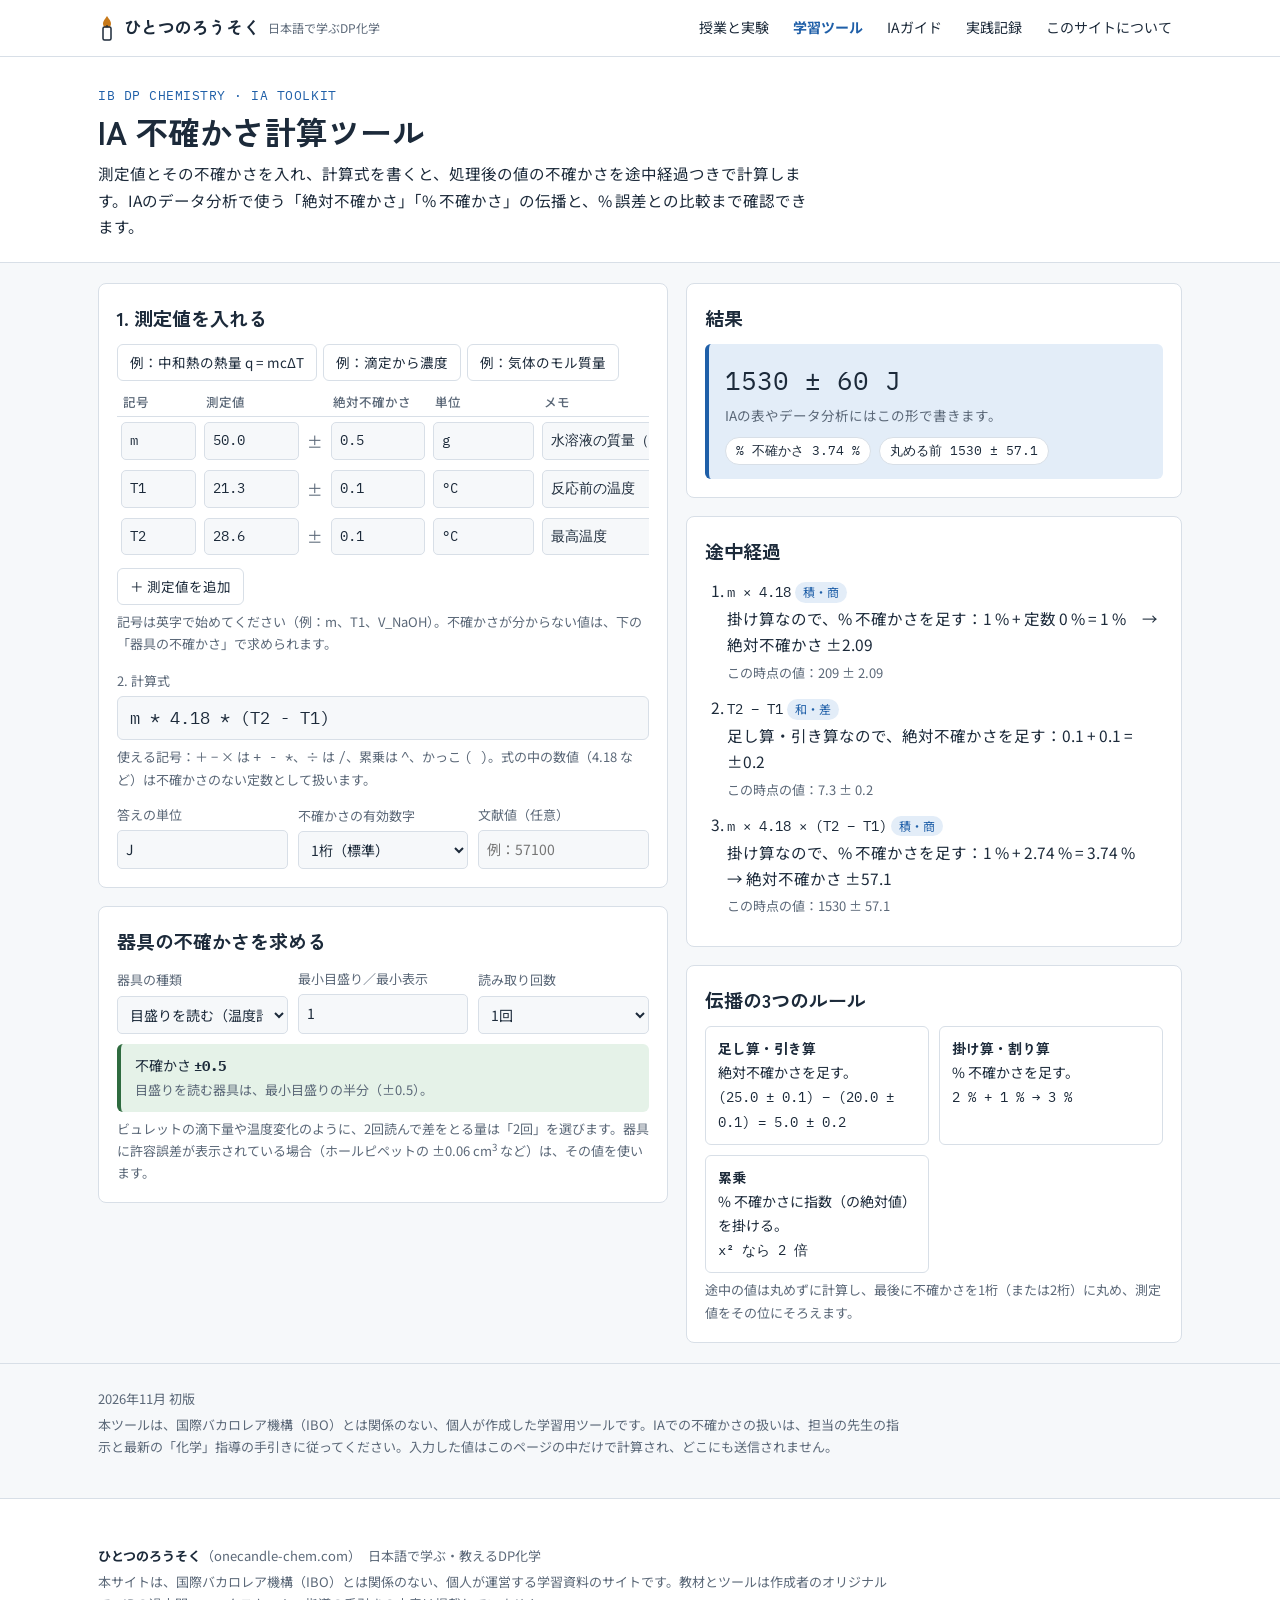
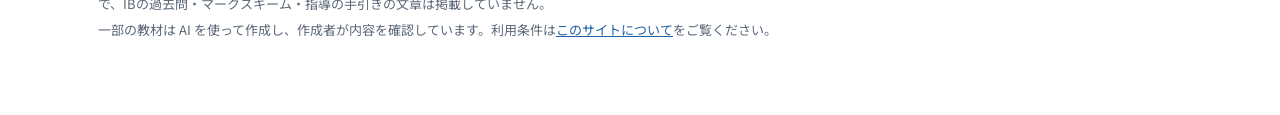
<file: tools/uncertainty/index.html>
<!DOCTYPE html>
<html lang="ja">
<head>
<meta charset="utf-8">
<meta name="viewport" content="width=device-width, initial-scale=1">
<title>IA 不確かさ計算ツール</title>
<link rel="preconnect" href="https://fonts.googleapis.com">
<link rel="preconnect" href="https://fonts.gstatic.com" crossorigin>
<link href="https://fonts.googleapis.com/css2?family=Zen+Kaku+Gothic+New:wght@500;700&family=Noto+Sans+JP:wght@400;500;700&family=IBM+Plex+Mono:wght@400;500&display=swap" rel="stylesheet">
<style>
/* Layout: two-column workbench (inputs left, result right) that stacks on phones. */
:root{
  --ink:#1c2a3a;--muted:#5b6878;--paper:#f6f8fa;--card:#ffffff;--rule:#d8dfe7;
  --accent:#1f5fa8;--accent-soft:#e3edf8;--warn:#9a5b00;--warn-soft:#fbf1df;
  --bad:#a3302a;--bad-soft:#f9e4e2;--ok:#2e6b3f;--ok-soft:#e5f2e8;
  --font-display:"Zen Kaku Gothic New","Hiragino Sans","Yu Gothic",sans-serif;
  --font-body:"Noto Sans JP","Hiragino Sans","Yu Gothic",sans-serif;
  --font-mono:"IBM Plex Mono",ui-monospace,monospace;
  color-scheme:light;
}
@media (prefers-color-scheme: dark){
  :root:not([data-theme="light"]){
    --ink:#e4eaf1;--muted:#9aa8b8;--paper:#11171e;--card:#18212b;--rule:#2b3846;
    --accent:#7fb2ec;--accent-soft:#1d2f45;--warn:#f0b866;--warn-soft:#3a2c17;
    --bad:#f09a92;--bad-soft:#3b1f1d;--ok:#8fd0a0;--ok-soft:#1c3324;color-scheme:dark;
  }
}
:root[data-theme="dark"]{
  --ink:#e4eaf1;--muted:#9aa8b8;--paper:#11171e;--card:#18212b;--rule:#2b3846;
  --accent:#7fb2ec;--accent-soft:#1d2f45;--warn:#f0b866;--warn-soft:#3a2c17;
  --bad:#f09a92;--bad-soft:#3b1f1d;--ok:#8fd0a0;--ok-soft:#1c3324;color-scheme:dark;
}
*{box-sizing:border-box}
html,body{margin:0}
body{background:var(--paper);color:var(--ink);font-family:var(--font-body);font-size:15.5px;line-height:1.7}
.wrap{max-width:1120px;margin:0 auto;padding:0 18px}
header{border-bottom:1px solid var(--rule);background:var(--card)}
header .wrap{padding:28px 18px 22px}
.kicker{font-family:var(--font-mono);font-size:13px;color:var(--accent);margin:0 0 4px;letter-spacing:.04em}
h1{font-family:var(--font-display);font-size:clamp(24px,3.6vw,32px);margin:0 0 8px;line-height:1.3;text-wrap:balance}
header p.lead{margin:0;max-width:46em}
h2{font-family:var(--font-display);font-size:19px;margin:0 0 10px;text-wrap:balance}
h3{font-family:var(--font-display);font-size:16px;margin:0 0 6px}
main .wrap{display:grid;grid-template-columns:minmax(0,1.15fr) minmax(0,1fr);gap:18px;padding-top:20px;padding-bottom:20px;align-items:start}
.panel{background:var(--card);border:1px solid var(--rule);border-radius:8px;padding:18px}
.stack{display:flex;flex-direction:column;gap:18px}
.examples{display:flex;flex-wrap:wrap;gap:6px;margin-bottom:6px}
button{font:inherit;cursor:pointer}
.btn{font-size:13.5px;padding:6px 12px;border-radius:6px;border:1px solid var(--rule);background:var(--card);color:var(--ink)}
.btn:hover{border-color:var(--accent)}
.btn.primary{background:var(--accent);color:var(--card);border-color:var(--accent)}
.btn:focus-visible,input:focus,select:focus{outline:2px solid var(--accent);outline-offset:1px}
.tablewrap{overflow-x:auto}
table{border-collapse:collapse;width:100%;min-width:640px}
th{font-size:12.5px;color:var(--muted);font-weight:500;text-align:left;padding:4px 6px;border-bottom:1px solid var(--rule)}
td{padding:5px 4px}
td input{width:100%;font:inherit;font-family:var(--font-mono);font-size:14px;padding:6px 8px;border:1px solid var(--rule);border-radius:5px;background:var(--paper);color:var(--ink);font-variant-numeric:tabular-nums}
td.pm{color:var(--muted);text-align:center;width:18px}
.del{border:0;background:none;color:var(--muted);font-size:18px;padding:2px 8px}
.del:hover{color:var(--bad)}
label.lbl{display:block;font-size:13px;color:var(--muted);margin:14px 0 4px}
#formula{width:100%;font-family:var(--font-mono);font-size:17px;padding:10px 12px;border:1px solid var(--rule);border-radius:6px;background:var(--paper);color:var(--ink)}
.row{display:flex;gap:10px;flex-wrap:wrap;align-items:end}
.row > div{flex:1 1 140px}
.row input,.row select{width:100%;font:inherit;font-size:14px;padding:7px 8px;border:1px solid var(--rule);border-radius:5px;background:var(--paper);color:var(--ink)}
.hint{font-size:13px;color:var(--muted);margin:6px 0 0}
.result{border-left:4px solid var(--accent);background:var(--accent-soft);border-radius:6px;padding:14px 16px}
.result .big{font-family:var(--font-mono);font-size:clamp(20px,3vw,26px);font-variant-numeric:tabular-nums;word-break:break-word}
.result .sub{font-size:13.5px;color:var(--muted);margin-top:2px}
.pills{display:flex;gap:8px;flex-wrap:wrap;margin-top:10px}
.pill{font-size:13px;font-family:var(--font-mono);background:var(--card);border:1px solid var(--rule);border-radius:999px;padding:2px 10px}
.err{background:var(--bad-soft);color:var(--ink);border-left:4px solid var(--bad);border-radius:6px;padding:12px 14px}
.warnbox{background:var(--warn-soft);border-left:4px solid var(--warn);border-radius:6px;padding:10px 14px;font-size:14px;margin-top:10px}
.okbox{background:var(--ok-soft);border-left:4px solid var(--ok);border-radius:6px;padding:10px 14px;font-size:14px;margin-top:10px}
ol.steps{margin:0;padding-left:22px}
ol.steps li{margin:0 0 10px}
ol.steps code,.mono{font-family:var(--font-mono);font-size:14px}
.rule-tag{display:inline-block;font-size:12px;padding:0 8px;border-radius:999px;background:var(--accent-soft);color:var(--accent);margin-left:4px}
.rules{display:grid;grid-template-columns:repeat(auto-fit,minmax(200px,1fr));gap:10px}
.rules div{border:1px solid var(--rule);border-radius:6px;padding:10px 12px;font-size:14px}
.rules b{display:block;font-family:var(--font-display)}
footer{border-top:1px solid var(--rule);padding:20px 0 36px;font-size:13px;color:var(--muted)}
footer p{margin:4px 0;max-width:62em}
sub,sup{font-size:.75em;line-height:0}
@media (max-width:860px){ main .wrap{grid-template-columns:minmax(0,1fr)} }
@media (prefers-reduced-motion: reduce){*{transition:none!important}}
</style>
<link rel="stylesheet" href="/assets/bar.css">
</head>
<body>
<header class="oc-bar"><div class="oc-bar-in"><a class="oc-logo" href="/"><svg width="18" height="26" viewBox="0 0 18 26" aria-hidden="true"><path d="M9 1C11.5 4.5 13 6.6 13 8.6A4 4 0 0 1 5 8.6C5 6.6 6.5 4.5 9 1Z" fill="var(--oc-flame)"/><rect x="5" y="12" width="8" height="13" rx="1.5" fill="none" stroke="var(--oc-ink)" stroke-width="1.5"/><line x1="9" y1="10" x2="9" y2="12" stroke="var(--oc-ink)" stroke-width="1.2"/></svg><span>ひとつのろうそく</span><small>日本語で学ぶDP化学</small></a><nav class="oc-nav" aria-label="サイト内"><a href="/teaching/">授業と実験</a><a href="/tools/" aria-current="page">学習ツール</a><a href="/ia-guide/">IAガイド</a><a href="/practice/">実践記録</a><a href="/about/">このサイトについて</a></nav></div></header>
<header>
  <div class="wrap">
    <p class="kicker">IB DP CHEMISTRY · IA TOOLKIT</p>
    <h1>IA 不確かさ計算ツール</h1>
    <p class="lead">測定値とその不確かさを入れ、計算式を書くと、処理後の値の不確かさを途中経過つきで計算します。IAのデータ分析で使う「絶対不確かさ」「% 不確かさ」の伝播と、% 誤差との比較まで確認できます。</p>
  </div>
</header>

<main>
<div class="wrap">
  <div class="stack">
    <section class="panel" aria-labelledby="h-input">
      <h2 id="h-input">1. 測定値を入れる</h2>
      <div class="examples" aria-label="例を読み込む">
        <button class="btn" type="button" id="ex-heat">例：中和熱の熱量 q = mcΔT</button>
        <button class="btn" type="button" id="ex-titr">例：滴定から濃度</button>
        <button class="btn" type="button" id="ex-gas">例：気体のモル質量</button>
      </div>
      <div class="tablewrap">
        <table>
          <thead><tr><th style="width:13%">記号</th><th style="width:16%">測定値</th><th></th><th style="width:16%">絶対不確かさ</th><th style="width:17%">単位</th><th>メモ</th><th></th></tr></thead>
          <tbody id="vars"></tbody>
        </table>
      </div>
      <button class="btn" type="button" id="add" style="margin-top:8px">＋ 測定値を追加</button>
      <p class="hint">記号は英字で始めてください（例：m、T1、V_NaOH）。不確かさが分からない値は、下の「器具の不確かさ」で求められます。</p>

      <label class="lbl" for="formula">2. 計算式</label>
      <input id="formula" type="text" spellcheck="false" autocomplete="off" value="">
      <p class="hint">使える記号：＋ − × は <code class="mono">+ - *</code>、÷ は <code class="mono">/</code>、累乗は <code class="mono">^</code>、かっこ <code class="mono">( )</code>。式の中の数値（4.18 など）は不確かさのない定数として扱います。</p>

      <div class="row" style="margin-top:12px">
        <div><label class="lbl" for="unit" style="margin-top:0">答えの単位</label><input id="unit" type="text"></div>
        <div><label class="lbl" for="sf" style="margin-top:0">不確かさの有効数字</label>
          <select id="sf"><option value="1" selected>1桁（標準）</option><option value="2">2桁</option></select></div>
        <div><label class="lbl" for="lit" style="margin-top:0">文献値（任意）</label><input id="lit" type="text" inputmode="decimal" placeholder="例：57100"></div>
      </div>
    </section>

    <section class="panel" aria-labelledby="h-inst">
      <h2 id="h-inst">器具の不確かさを求める</h2>
      <div class="row">
        <div><label class="lbl" for="itype" style="margin-top:0">器具の種類</label>
          <select id="itype">
            <option value="analog">目盛りを読む（温度計など）</option>
            <option value="digital">デジタル表示（電子天秤など）</option>
          </select></div>
        <div><label class="lbl" for="ires" style="margin-top:0">最小目盛り／最小表示</label><input id="ires" type="text" inputmode="decimal" value="1"></div>
        <div><label class="lbl" for="itwice" style="margin-top:0">読み取り回数</label>
          <select id="itwice"><option value="1">1回</option><option value="2">2回（差をとる）</option></select></div>
      </div>
      <div class="okbox" id="inst-out"></div>
      <p class="hint">ビュレットの滴下量や温度変化のように、2回読んで差をとる量は「2回」を選びます。器具に許容誤差が表示されている場合（ホールピペットの ±0.06 cm<sup>3</sup> など）は、その値を使います。</p>
    </section>
  </div>

  <div class="stack">
    <section class="panel" aria-labelledby="h-res" aria-live="polite">
      <h2 id="h-res">結果</h2>
      <div id="result"></div>
      <div id="compare"></div>
    </section>

    <section class="panel" aria-labelledby="h-steps">
      <h2 id="h-steps">途中経過</h2>
      <div id="steps"></div>
    </section>

    <section class="panel" aria-labelledby="h-rules">
      <h2 id="h-rules">伝播の3つのルール</h2>
      <div class="rules">
        <div><b>足し算・引き算</b>絶対不確かさを足す。<br><span class="mono">(25.0 ± 0.1) − (20.0 ± 0.1) = 5.0 ± 0.2</span></div>
        <div><b>掛け算・割り算</b>% 不確かさを足す。<br><span class="mono">2 % + 1 % → 3 %</span></div>
        <div><b>累乗</b>% 不確かさに指数（の絶対値）を掛ける。<br><span class="mono">x² なら 2 倍</span></div>
      </div>
      <p class="hint">途中の値は丸めずに計算し、最後に不確かさを1桁（または2桁）に丸め、測定値をその位にそろえます。</p>
    </section>
  </div>
</div>
</main>

<footer>
  <div class="wrap">
    <p>2026年11月 初版</p>
    <p>本ツールは、国際バカロレア機構（IBO）とは関係のない、個人が作成した学習用ツールです。IAでの不確かさの扱いは、担当の先生の指示と最新の「化学」指導の手引きに従ってください。入力した値はこのページの中だけで計算され、どこにも送信されません。</p>
  </div>
</footer>
<footer class="oc-foot"><div class="oc-foot-in">
<p><span class="oc-foot-name">ひとつのろうそく</span>（onecandle-chem.com）　日本語で学ぶ・教えるDP化学</p>
<p>本サイトは、国際バカロレア機構（IBO）とは関係のない、個人が運営する学習資料のサイトです。教材とツールは作成者のオリジナルで、IBの過去問・マークスキーム・指導の手引きの文章は掲載していません。</p>
<p>一部の教材は AI を使って作成し、作成者が内容を確認しています。利用条件は<a href="/about/#terms">このサイトについて</a>をご覧ください。</p>
</div></footer>

<script id="core">
/* ===== core: parser and propagation (no DOM) ===== */
function tokenize(s){
  const out=[]; let i=0;
  s=s.replace(/×/g,"*").replace(/÷/g,"/").replace(/−/g,"-").replace(/（/g,"(").replace(/）/g,")");
  while(i<s.length){
    const c=s[i];
    if(/\s/.test(c)){i++;continue;}
    if(/[0-9.]/.test(c)){
      let j=i; while(j<s.length && /[0-9.]/.test(s[j])) j++;
      if(j<s.length && /[eE]/.test(s[j]) && /[0-9+\-]/.test(s[j+1]||"")){ j++; if(/[+\-]/.test(s[j])) j++; while(j<s.length && /[0-9]/.test(s[j])) j++; }
      const txt=s.slice(i,j); const v=Number(txt);
      if(!isFinite(v)) throw new Error("数値「"+txt+"」を読み取れません。");
      out.push({t:"num",v:v,txt:txt}); i=j; continue;
    }
    if(/[A-Za-zΔα-ωΑ-Ω_]/.test(c)){
      let j=i; while(j<s.length && /[A-Za-z0-9Δα-ωΑ-Ω_]/.test(s[j])) j++;
      out.push({t:"id",v:s.slice(i,j)}); i=j; continue;
    }
    if("+-*/^()".includes(c)){ out.push({t:"op",v:c}); i++; continue; }
    throw new Error("式に使えない文字「"+c+"」があります。");
  }
  return out;
}
function parse(s){
  const tk=tokenize(s); let p=0;
  if(!tk.length) throw new Error("計算式を入力してください。");
  const peek=()=>tk[p], next=()=>tk[p++];
  function expr(){ let n=term(); while(peek()&&peek().t==="op"&&(peek().v==="+"||peek().v==="-")){ const o=next().v; n={k:"bin",o:o,a:n,b:term()}; } return n; }
  function term(){ let n=unary(); while(peek()&&peek().t==="op"&&(peek().v==="*"||peek().v==="/")){ const o=next().v; n={k:"bin",o:o,a:n,b:unary()}; } return n; }
  function unary(){ if(peek()&&peek().t==="op"&&peek().v==="-"){ next(); return {k:"neg",a:unary()}; } if(peek()&&peek().t==="op"&&peek().v==="+"){ next(); return unary(); } return power(); }
  function power(){ const base=primary(); if(peek()&&peek().t==="op"&&peek().v==="^"){ next(); return {k:"bin",o:"^",a:base,b:unary()}; } return base; }
  function primary(){
    const t=next();
    if(!t) throw new Error("式が途中で終わっています。");
    if(t.t==="num") return {k:"num",v:t.v,txt:t.txt};
    if(t.t==="id"){ if(peek()&&peek().t==="op"&&peek().v==="(") throw new Error("関数「"+t.v+"」はこのツールでは使えません（log などは未対応）。"); return {k:"var",name:t.v}; }
    if(t.t==="op"&&t.v==="("){ const n=expr(); const c=next(); if(!c||c.v!==")") throw new Error("かっこ「(」が閉じていません。"); return n; }
    throw new Error("「"+t.v+"」の位置がおかしいようです。");
  }
  const tree=expr();
  if(p<tk.length) throw new Error("「"+tk[p].v+"」の位置がおかしいようです。かっこや演算子を確認してください。");
  return tree;
}
function prec(n){ if(n.k!=="bin") return 9; return n.o==="^"?3:(n.o==="*"||n.o==="/")?2:1; }
function show(n){
  if(n.k==="num") return n.txt;
  if(n.k==="var") return n.name;
  if(n.k==="neg") return "−"+wrap(n.a,3);
  const sym={"+":" + ","-":" − ","*":" × ","/":" ÷ ","^":"^"}[n.o];
  const pa=prec(n);
  const left=wrap(n.a,pa);
  const right=wrap(n.b, (n.o==="-"||n.o==="/")?pa+0.5:pa);
  return left+sym+right;
}
function wrap(n,p){ const s=show(n); return prec(n)<p?"("+s+")":s; }
function countVars(n,acc){ acc=acc||{}; if(n.k==="var") acc[n.name]=(acc[n.name]||0)+1; if(n.a) countVars(n.a,acc); if(n.b) countVars(n.b,acc); return acc; }

function g3(x){ if(x===0) return "0"; const a=Math.abs(x); if(a>=1e5||a<1e-3) return x.toExponential(2).replace("e"," × 10^").replace("+",""); return Number(x.toPrecision(3)).toString(); }
function pct(rel){ return g3(rel*100)+" %"; }

function evaluate(tree, vars){
  const steps=[];
  function ev(n){
    if(n.k==="num") return {v:n.v,u:0,c:true};
    if(n.k==="var"){
      const d=vars[n.name];
      if(!d) throw new Error("記号「"+n.name+"」が測定値の表にありません。表に追加するか、式の記号を確認してください。");
      return {v:d.v,u:Math.abs(d.u),c:false};
    }
    if(n.k==="neg"){ const a=ev(n.a); return {v:-a.v,u:a.u,c:a.c}; }
    const a=ev(n.a), b=ev(n.b);
    const label=show(n);
    if(n.o==="+"||n.o==="-"){
      const v= n.o==="+"? a.v+b.v : a.v-b.v;
      const u=a.u+b.u;
      if(!(a.c&&b.c)) steps.push({rule:"和・差",expr:label,
        text:"足し算・引き算なので、絶対不確かさを足す："+g3(a.u)+" + "+g3(b.u)+" = ±"+g3(u),
        v:v,u:u});
      return {v:v,u:u,c:a.c&&b.c};
    }
    if(n.o==="*"||n.o==="/"){
      if(n.o==="/" && b.v===0) throw new Error("0 で割る計算があります（"+label+"）。");
      const v= n.o==="*"? a.v*b.v : a.v/b.v;
      const ra = a.v===0 ? (a.u===0?0:Infinity) : a.u/Math.abs(a.v);
      const rb = b.v===0 ? 0 : b.u/Math.abs(b.v);
      if(!isFinite(ra)) throw new Error("値が 0 の量を掛けているため、% 不確かさが求められません（"+label+"）。");
      const r=ra+rb, u=Math.abs(v)*r;
      if(!(a.c&&b.c)){
        const parts=[];
        parts.push(a.c? "定数 0 %" : pct(ra));
        parts.push(b.c? "定数 0 %" : pct(rb));
        steps.push({rule:"積・商",expr:label,
          text:(n.o==="*"?"掛け算":"割り算")+"なので、% 不確かさを足す："+parts.join(" + ")+" = "+pct(r)+"　→ 絶対不確かさ ±"+g3(u),
          v:v,u:u});
      }
      return {v:v,u:u,c:a.c&&b.c};
    }
    if(n.o==="^"){
      if(!b.c) throw new Error("累乗の指数には測定値ではなく数値を使ってください（"+label+"）。");
      if(a.v<0 && !Number.isInteger(b.v)) throw new Error("負の値を整数でない指数で累乗しています（"+label+"）。");
      const v=Math.pow(a.v,b.v);
      const ra = a.v===0?0:a.u/Math.abs(a.v);
      const r=Math.abs(b.v)*ra, u=Math.abs(v)*r;
      if(!a.c) steps.push({rule:"累乗",expr:label,
        text:"累乗なので、% 不確かさに指数を掛ける："+pct(ra)+" × "+Math.abs(b.v)+" = "+pct(r)+"　→ 絶対不確かさ ±"+g3(u),
        v:v,u:u});
      return {v:v,u:u,c:a.c};
    }
    throw new Error("計算できない部分があります。");
  }
  const r=ev(tree);
  if(!isFinite(r.v)) throw new Error("計算結果が数値になりませんでした。式と値を確認してください。");
  return {v:r.v,u:r.u,steps:steps};
}

/* round uncertainty to n s.f., then the value to the same decimal place */
function roundPair(v,u,n){
  if(u===0) return {vs:g3(v),us:"0",dec:null};
  let e=Math.floor(Math.log10(u));
  let dec=n-1-e;
  let ur=Math.round(u*Math.pow(10,dec))/Math.pow(10,dec);
  const e2=Math.floor(Math.log10(ur));
  if(e2!==e){ dec=n-1-e2; ur=Math.round(u*Math.pow(10,dec))/Math.pow(10,dec); }
  let vr=Math.round(v*Math.pow(10,dec))/Math.pow(10,dec);
  const f=x=> dec>0 ? x.toFixed(dec) : String(Math.round(x));
  if(Object.is(vr,-0)) vr=0;
  return {vs:f(vr),us:f(ur),dec:dec};
}
function instrument(type,res,times){
  const base = type==="digital" ? res : res/2;
  return base*times;
}
</script>

<script>
/* ===== UI ===== */
const EXAMPLES = {
  heat:{formula:"m * 4.18 * (T2 - T1)", unit:"J", lit:"",
    vars:[["m","50.0","0.5","g","水溶液の質量（メスシリンダー 50.0 cm³）"],["T1","21.3","0.1","°C","反応前の温度"],["T2","28.6","0.1","°C","最高温度"]]},
  titr:{formula:"cB * (V2 - V1) / VA", unit:"mol dm⁻³", lit:"0.0950",
    vars:[["cB","0.1000","0.0005","mol dm⁻³","NaOH 標準溶液"],["V1","0.50","0.05","cm³","ビュレット 初めの読み"],["V2","24.10","0.05","cm³","ビュレット 終わりの読み"],["VA","25.00","0.06","cm³","ホールピペットで取った HCl"]]},
  gas:{formula:"m * 8.31 * T / (P * V)", unit:"g mol⁻¹", lit:"58.12",
    vars:[["m","0.250","0.001","g","気化させた液体の質量"],["T","373","1","K","気体の温度"],["P","101000","500","Pa","大気圧"],["V","0.000130","0.000001","m³","気体の体積（130 cm³）"]]}
};
const tbody=document.getElementById("vars");
const fEl=document.getElementById("formula"), unitEl=document.getElementById("unit"), sfEl=document.getElementById("sf"), litEl=document.getElementById("lit");
let rowId=0;

function addRow(d){
  d=d||["","","","",""];
  const id=++rowId;
  const tr=document.createElement("tr");
  const cells=[["name","記号"],["val","測定値"],null,["unc","絶対不確かさ"],["unit","単位"],["note","メモ"]];
  cells.forEach((c,i)=>{
    const td=document.createElement("td");
    if(c===null){ td.className="pm"; td.textContent="±"; tr.appendChild(td); return; }
    const inp=document.createElement("input");
    inp.id="v"+id+"-"+c[0]; inp.setAttribute("aria-label",c[1]); inp.dataset.k=c[0];
    if(c[0]==="val"||c[0]==="unc") inp.inputMode="decimal";
    const map={name:0,val:1,unc:2,unit:3,note:4};
    inp.value=d[map[c[0]]]||"";
    inp.addEventListener("input",calc);
    td.appendChild(inp); tr.appendChild(td);
  });
  const td=document.createElement("td");
  const b=document.createElement("button"); b.type="button"; b.className="del"; b.textContent="×"; b.id="del"+id;
  b.setAttribute("aria-label","この行を削除");
  b.addEventListener("click",()=>{tr.remove();calc();});
  td.appendChild(b); tr.appendChild(td);
  tbody.appendChild(tr);
}
function load(key){
  const ex=EXAMPLES[key];
  tbody.innerHTML=""; ex.vars.forEach(addRow);
  fEl.value=ex.formula; unitEl.value=ex.unit; litEl.value=ex.lit;
  calc();
}
function num(s){ s=String(s).trim().replace(/,/g,"").replace(/−/g,"-"); if(s==="") return NaN; return Number(s); }
function esc(s){ return String(s).replace(/[&<>"]/g,c=>({"&":"&amp;","<":"&lt;",">":"&gt;",'"':"&quot;"}[c])); }

function calc(){
  const res=document.getElementById("result"), st=document.getElementById("steps"), cmp=document.getElementById("compare");
  cmp.innerHTML="";
  const vars={}; const problems=[];
  tbody.querySelectorAll("tr").forEach(tr=>{
    const g=k=>tr.querySelector('[data-k="'+k+'"]').value;
    const name=g("name").trim(); if(!name) return;
    if(!/^[A-Za-zΔα-ωΑ-Ω_][A-Za-z0-9Δα-ωΑ-Ω_]*$/.test(name)){ problems.push("記号「"+name+"」は英字で始め、英数字と _ だけで書いてください。"); return; }
    const v=num(g("val")), u=num(g("unc")===""?"0":g("unc"));
    if(isNaN(v)){ problems.push("「"+name+"」の測定値を数値で入れてください。"); return; }
    if(isNaN(u)||u<0){ problems.push("「"+name+"」の不確かさを 0 以上の数値で入れてください。"); return; }
    if(vars[name]) problems.push("記号「"+name+"」が2回使われています。別の記号にしてください。");
    vars[name]={v:v,u:u,unit:g("unit").trim()};
  });
  try{
    if(problems.length) throw new Error(problems[0]);
    const tree=parse(fEl.value);
    const out=evaluate(tree,vars);
    const n=Number(sfEl.value);
    const rp=roundPair(out.v,out.u,n);
    const rel=out.v===0?0:out.u/Math.abs(out.v);
    const unit=unitEl.value.trim();
    res.innerHTML=`<div class="result">
      <div class="big">${esc(rp.vs)} ± ${esc(rp.us)}${unit?" "+esc(unit):""}</div>
      <div class="sub">IAの表やデータ分析にはこの形で書きます。</div>
      <div class="pills"><span class="pill">% 不確かさ ${pct(rel)}</span><span class="pill">丸める前 ${g3(out.v)} ± ${g3(out.u)}</span></div>
    </div>`;
    const counts=countVars(tree);
    const dup=Object.keys(counts).filter(k=>counts[k]>1);
    if(dup.length) res.innerHTML+=`<div class="warnbox">記号 ${dup.map(esc).join("、")} が式に2回以上出てきます。この方法では、同じ測定値の不確かさを二重に数えるため、不確かさがやや大きめに出ます。IAでは、そのことに触れておくと丁寧です。</div>`;
    // literature comparison
    const lit=num(litEl.value);
    if(!isNaN(lit) && lit!==0){
      const perr=Math.abs(out.v-lit)/Math.abs(lit);
      const within = perr<=rel;
      cmp.innerHTML=`<div class="${within?"okbox":"warnbox"}">
        <b>% 誤差 ${pct(perr)}</b>（文献値 ${esc(litEl.value.trim())}${unit?" "+esc(unit):""}）と % 不確かさ ${pct(rel)} を比べると、
        ${within
          ? "% 誤差が % 不確かさの範囲内です。結果と文献値のずれは、ランダム誤差で説明できる可能性があります。"
          : "% 誤差が % 不確かさより大きくなっています。ランダム誤差だけでは説明できないため、系統誤差（熱の損失、器具の校正、試薬の純度など）を評価で検討しましょう。"}
      </div>`;
    }
    if(!out.steps.length){ st.innerHTML='<p class="hint">伝播の計算はありません（不確かさのある測定値が式に含まれていません）。</p>'; }
    else{
      st.innerHTML="<ol class='steps'>"+out.steps.map(s=>`<li><code>${esc(s.expr)}</code><span class="rule-tag">${s.rule}</span><br>${esc(s.text)}<br><span class="hint">この時点の値：${g3(s.v)} ± ${g3(s.u)}</span></li>`).join("")+"</ol>";
    }
  }catch(e){
    res.innerHTML=`<div class="err"><b>計算できません。</b><br>${esc(e.message)}</div>`;
    st.innerHTML='<p class="hint">エラーを直すと、ここに途中経過が出ます。</p>';
  }
}
function instCalc(){
  const out=document.getElementById("inst-out");
  const type=document.getElementById("itype").value;
  const r=num(document.getElementById("ires").value);
  const times=Number(document.getElementById("itwice").value);
  if(isNaN(r)||r<=0){ out.className="err"; out.textContent="最小目盛り（最小表示）を正の数値で入れてください。"; return; }
  out.className="okbox";
  const one = type==="digital"? r : r/2;
  const tot = instrument(type,r,times);
  const why = type==="digital" ? "デジタル表示は、最小表示の1つ分（±"+g3(one)+"）" : "目盛りを読む器具は、最小目盛りの半分（±"+g3(one)+"）";
  out.innerHTML = `不確かさ <b class="mono">±${g3(tot)}</b><br><span class="hint">${why}${times===2?"。2回読んで差をとるので、2つの不確かさを足して ±"+g3(tot):""}。</span>`;
}

document.getElementById("add").addEventListener("click",()=>{addRow();});
document.getElementById("ex-heat").addEventListener("click",()=>load("heat"));
document.getElementById("ex-titr").addEventListener("click",()=>load("titr"));
document.getElementById("ex-gas").addEventListener("click",()=>load("gas"));
[fEl,unitEl,sfEl,litEl].forEach(el=>el.addEventListener("input",calc));
["itype","ires","itwice"].forEach(id=>document.getElementById(id).addEventListener("input",instCalc));
load("heat"); instCalc();
</script>
</body>
</html>
</file>
<file: assets/site.css>
/* Layout: quiet lab-notebook pages. One reading column, graph-paper hero, cards for entrances. */
:root{
  --ink:#1c2a3a;--muted:#5b6878;--paper:#f6f8fa;--card:#ffffff;--rule:#d8dfe7;
  --accent:#1f5fa8;--accent-soft:#e3edf8;--flame:#c7791a;--flame-soft:#fbf1df;
  --grid:rgba(31,95,168,.07);
  --font-display:"Zen Kaku Gothic New","Hiragino Sans","Yu Gothic",sans-serif;
  --font-body:"Noto Sans JP","Hiragino Sans","Yu Gothic",sans-serif;
  --font-mono:"IBM Plex Mono",ui-monospace,monospace;
  color-scheme:light;
}
@media (prefers-color-scheme: dark){
  :root:not([data-theme="light"]){
    --ink:#e4eaf1;--muted:#9aa8b8;--paper:#11171e;--card:#18212b;--rule:#2b3846;
    --accent:#7fb2ec;--accent-soft:#1d2f45;--flame:#f0b866;--flame-soft:#3a2c17;
    --grid:rgba(127,178,236,.07);color-scheme:dark;
  }
}
:root[data-theme="dark"]{
  --ink:#e4eaf1;--muted:#9aa8b8;--paper:#11171e;--card:#18212b;--rule:#2b3846;
  --accent:#7fb2ec;--accent-soft:#1d2f45;--flame:#f0b866;--flame-soft:#3a2c17;
  --grid:rgba(127,178,236,.07);color-scheme:dark;
}
*{box-sizing:border-box}
html,body{margin:0}
html{background:var(--paper)}
body{min-height:100vh;display:flex;flex-direction:column}
body > main{flex:1 0 auto}
body{background:var(--paper);color:var(--ink);font-family:var(--font-body);font-size:16px;line-height:1.8}
a{color:var(--accent)}
a:focus-visible{outline:2px solid var(--accent);outline-offset:2px}
.wrap{max-width:1040px;margin:0 auto;padding:0 20px}
.hero{
  background-color:var(--card);
  background-image:linear-gradient(var(--grid) 1px,transparent 1px),linear-gradient(90deg,var(--grid) 1px,transparent 1px);
  background-size:22px 22px;border-bottom:1px solid var(--rule);
}
.hero .wrap{padding-top:44px;padding-bottom:36px}
.kicker{font-family:var(--font-mono);font-size:13px;color:var(--accent);letter-spacing:.04em;margin:0 0 6px}
h1{font-family:var(--font-display);font-size:clamp(28px,4.4vw,42px);line-height:1.3;margin:0 0 6px;text-wrap:balance}
.sub{font-family:var(--font-display);font-size:clamp(17px,2.2vw,21px);color:var(--muted);margin:0 0 16px}
.lead{max-width:40em;margin:0}
h2{font-family:var(--font-display);font-size:22px;line-height:1.4;margin:0 0 12px;text-wrap:balance}
h3{font-family:var(--font-display);font-size:17px;margin:0 0 4px}
section{padding:36px 0 4px}
.prose{max-width:42em}
.prose p{margin:0 0 14px}
.cards{display:grid;grid-template-columns:repeat(auto-fit,minmax(260px,1fr));gap:14px}
.card{background:var(--card);border:1px solid var(--rule);border-radius:8px;padding:18px 20px;display:flex;flex-direction:column;gap:6px;color:var(--ink);text-decoration:none}
a.card:hover{border-color:var(--accent)}
.card p{margin:0;color:var(--muted);font-size:15px}
.card .go{margin-top:auto;padding-top:8px;color:var(--accent);font-size:14px;font-weight:700}
.tag{display:inline-block;font-size:12px;padding:1px 10px;border-radius:999px;background:var(--accent-soft);color:var(--accent);width:max-content}
.tag.soon{background:var(--flame-soft);color:var(--flame)}
.news{list-style:none;margin:0;padding:0;border-top:1px solid var(--rule)}
.news li{display:grid;grid-template-columns:8em 1fr;gap:12px;padding:12px 0;border-bottom:1px solid var(--rule)}
.news time{font-family:var(--font-mono);font-size:14px;color:var(--muted);font-variant-numeric:tabular-nums}
.box{background:var(--card);border:1px solid var(--rule);border-radius:8px;padding:18px 20px}
.box ol,.box ul{margin:6px 0 0;padding-left:22px}
.note{font-size:14px;color:var(--muted)}
main{padding-bottom:40px}
@media (max-width:560px){ .news li{grid-template-columns:1fr;gap:0} }
@media (prefers-reduced-motion: reduce){*{transition:none!important}}
</file>
<file: assets/bar.css>
/* Shared site header and footer for every page (prefixed .oc- so it never clashes with page styles). */
.oc-bar{
  --oc-ink:#1c2a3a;--oc-muted:#5b6878;--oc-bg:#ffffff;--oc-rule:#d8dfe7;--oc-accent:#1f5fa8;--oc-flame:#c7791a;
  background:var(--oc-bg);border-bottom:1px solid var(--oc-rule);
  font-family:"Noto Sans JP","Hiragino Sans","Yu Gothic",sans-serif;
}
.oc-foot{
  --oc-ink:#1c2a3a;--oc-muted:#5b6878;--oc-bg:#ffffff;--oc-rule:#d8dfe7;--oc-accent:#1f5fa8;
  background:var(--oc-bg);border-top:1px solid var(--oc-rule);color:var(--oc-muted);
  font-family:"Noto Sans JP","Hiragino Sans","Yu Gothic",sans-serif;font-size:13px;line-height:1.7;
}
@media (prefers-color-scheme: dark){
  :root:not([data-theme="light"]) .oc-bar,:root:not([data-theme="light"]) .oc-foot{
    --oc-ink:#e4eaf1;--oc-muted:#9aa8b8;--oc-bg:#18212b;--oc-rule:#2b3846;--oc-accent:#7fb2ec;--oc-flame:#f0b866;
  }
}
:root[data-theme="dark"] .oc-bar,:root[data-theme="dark"] .oc-foot{
  --oc-ink:#e4eaf1;--oc-muted:#9aa8b8;--oc-bg:#18212b;--oc-rule:#2b3846;--oc-accent:#7fb2ec;--oc-flame:#f0b866;
}
.oc-bar-in,.oc-foot-in{max-width:1120px;margin:0 auto;padding:0 18px}
.oc-bar-in{display:flex;flex-wrap:wrap;align-items:center;justify-content:space-between;gap:8px 20px;padding-top:10px;padding-bottom:10px}
.oc-logo{display:flex;align-items:center;gap:8px;text-decoration:none;color:var(--oc-ink);font-family:"Zen Kaku Gothic New","Hiragino Sans",sans-serif;font-weight:700;font-size:17px}
.oc-logo svg{flex:none}
.oc-logo small{font-family:"Noto Sans JP",sans-serif;font-weight:400;font-size:12px;color:var(--oc-muted)}
.oc-nav{display:flex;flex-wrap:wrap;gap:2px 4px}
.oc-nav a{color:var(--oc-ink);text-decoration:none;font-size:14px;padding:6px 10px;border-radius:6px}
.oc-nav a:hover{background:rgba(31,95,168,.08);color:var(--oc-accent)}
.oc-nav a[aria-current="page"]{color:var(--oc-accent);font-weight:700}
.oc-nav a:focus-visible,.oc-logo:focus-visible{outline:2px solid var(--oc-accent);outline-offset:2px}
.oc-foot-in{padding-top:22px;padding-bottom:34px}
.oc-foot p{margin:4px 0;max-width:62em}
.oc-foot a{color:var(--oc-accent)}
.oc-foot .oc-foot-name{color:var(--oc-ink);font-weight:700}
@media (max-width:640px){
  .oc-nav a{padding:6px 8px;font-size:13.5px}
  .oc-logo small{display:none}
}
</file>
